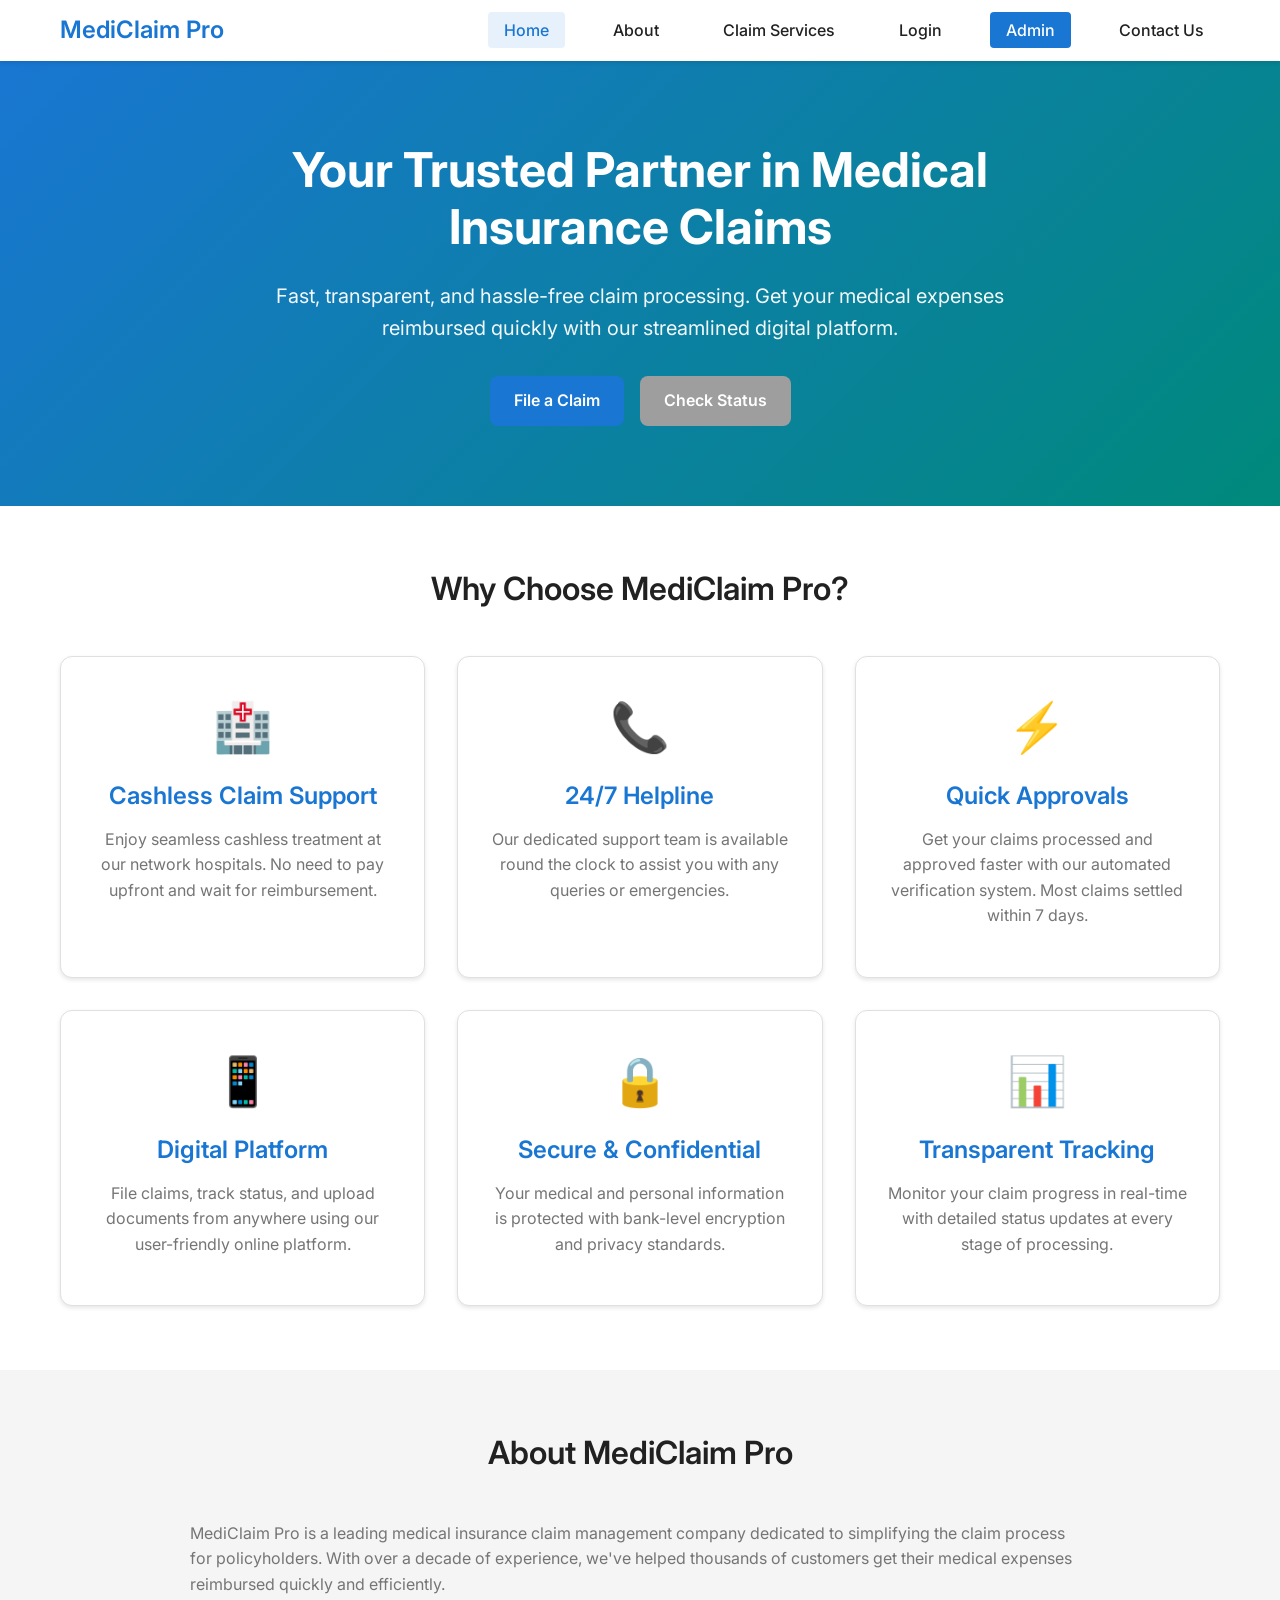
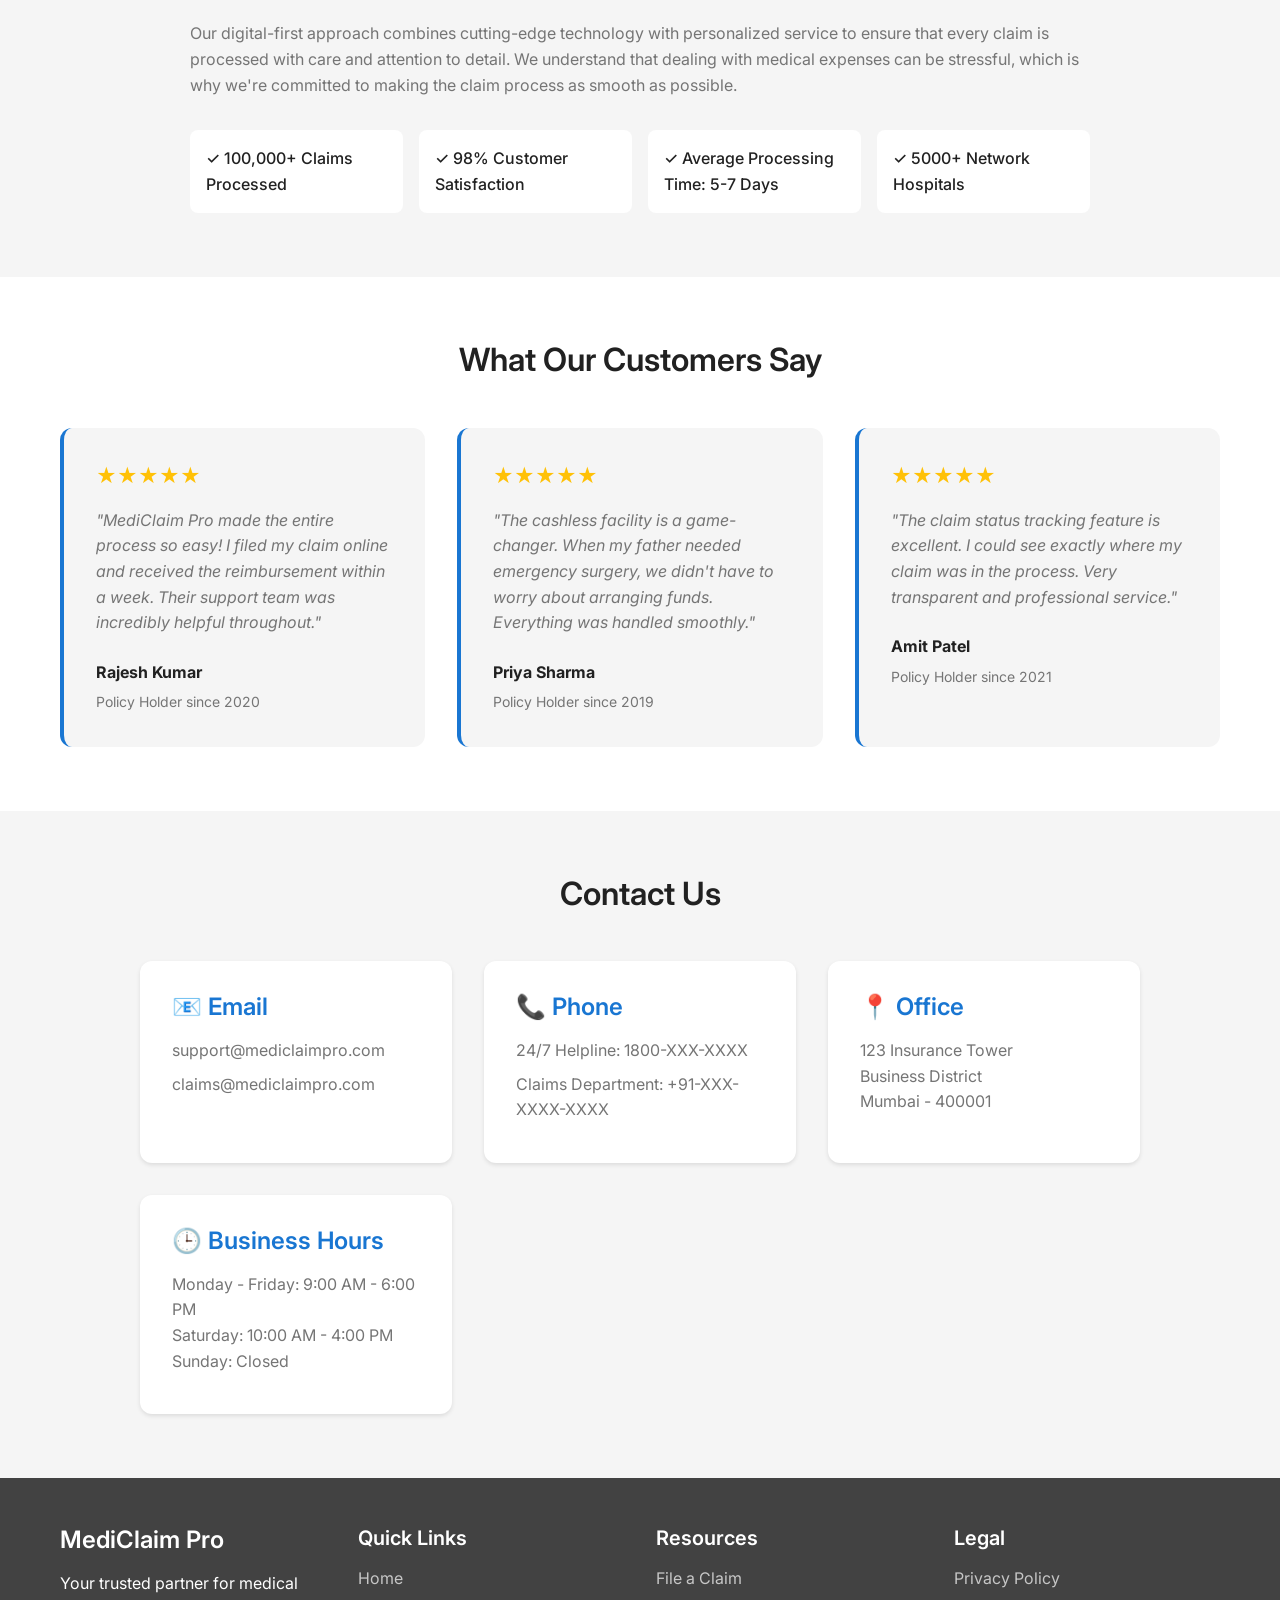
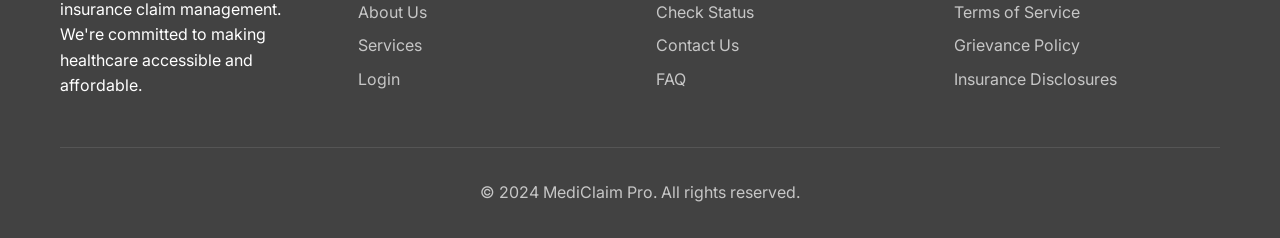
<file: frontend/index.html>
<!DOCTYPE html>
<html lang="en">
<head>
    <meta charset="UTF-8">
    <meta name="viewport" content="width=device-width, initial-scale=1.0">
    <title>MediClaim Pro - Medical Insurance Claim Management</title>
    <link rel="icon" type="image/x-icon" href="assets/images/favicon.ico">
    <link rel="stylesheet" href="css/style.css">
    <link rel="preconnect" href="https://fonts.googleapis.com">
    <link rel="preconnect" href="https://fonts.gstatic.com" crossorigin>
    <link href="https://fonts.googleapis.com/css2?family=Inter:wght@300;400;500;600;700&display=swap" rel="stylesheet">
</head>
<body>
    <!-- Navigation Bar -->
    <nav class="navbar">
        <div class="container">
            <div class="nav-wrapper">
                <div class="logo">
                    <h2>MediClaim Pro</h2>
                </div>
                <ul class="nav-menu" id="navMenu">
                    <li><a href="index.html" class="active">Home</a></li>
                    <li><a href="#about">About</a></li>
                    <li><a href="#services">Claim Services</a></li>
                    <li><a href="login.html">Login</a></li>
                    <li><a href="admin-login.html" class="nav-link-admin">Admin</a></li>
                    <li><a href="#contact">Contact Us</a></li>
                </ul>
                <div class="nav-toggle" id="navToggle">
                    <span></span>
                    <span></span>
                    <span></span>
                </div>
            </div>
        </div>
    </nav>

    <!-- Hero Section -->
    <section class="hero">
        <div class="container">
            <div class="hero-content">
                <h1 class="hero-title">Your Trusted Partner in Medical Insurance Claims</h1>
                <p class="hero-subtitle">Fast, transparent, and hassle-free claim processing. Get your medical expenses reimbursed quickly with our streamlined digital platform.</p>
                <div class="hero-buttons">
                    <a href="file-claim.html" class="btn btn-primary">File a Claim</a>
                    <a href="claim-status.html" class="btn btn-secondary">Check Status</a>
                </div>
            </div>
        </div>
    </section>

    <!-- Services Highlights -->
    <section id="services" class="services">
        <div class="container">
            <h2 class="section-title">Why Choose MediClaim Pro?</h2>
            <div class="services-grid">
                <div class="service-card">
                    <div class="service-icon">🏥</div>
                    <h3>Cashless Claim Support</h3>
                    <p>Enjoy seamless cashless treatment at our network hospitals. No need to pay upfront and wait for reimbursement.</p>
                </div>
                <div class="service-card">
                    <div class="service-icon">📞</div>
                    <h3>24/7 Helpline</h3>
                    <p>Our dedicated support team is available round the clock to assist you with any queries or emergencies.</p>
                </div>
                <div class="service-card">
                    <div class="service-icon">⚡</div>
                    <h3>Quick Approvals</h3>
                    <p>Get your claims processed and approved faster with our automated verification system. Most claims settled within 7 days.</p>
                </div>
                <div class="service-card">
                    <div class="service-icon">📱</div>
                    <h3>Digital Platform</h3>
                    <p>File claims, track status, and upload documents from anywhere using our user-friendly online platform.</p>
                </div>
                <div class="service-card">
                    <div class="service-icon">🔒</div>
                    <h3>Secure & Confidential</h3>
                    <p>Your medical and personal information is protected with bank-level encryption and privacy standards.</p>
                </div>
                <div class="service-card">
                    <div class="service-icon">📊</div>
                    <h3>Transparent Tracking</h3>
                    <p>Monitor your claim progress in real-time with detailed status updates at every stage of processing.</p>
                </div>
            </div>
        </div>
    </section>

    <!-- About Section -->
    <section id="about" class="about">
        <div class="container">
            <div class="about-content">
                <div class="about-text">
                    <h2 class="section-title">About MediClaim Pro</h2>
                    <p>MediClaim Pro is a leading medical insurance claim management company dedicated to simplifying the claim process for policyholders. With over a decade of experience, we've helped thousands of customers get their medical expenses reimbursed quickly and efficiently.</p>
                    <p>Our digital-first approach combines cutting-edge technology with personalized service to ensure that every claim is processed with care and attention to detail. We understand that dealing with medical expenses can be stressful, which is why we're committed to making the claim process as smooth as possible.</p>
                    <ul class="about-features">
                        <li>✓ 100,000+ Claims Processed</li>
                        <li>✓ 98% Customer Satisfaction</li>
                        <li>✓ Average Processing Time: 5-7 Days</li>
                        <li>✓ 5000+ Network Hospitals</li>
                    </ul>
                </div>
            </div>
        </div>
    </section>

    <!-- Testimonials Section -->
    <section class="testimonials">
        <div class="container">
            <h2 class="section-title">What Our Customers Say</h2>
            <div class="testimonials-grid">
                <div class="testimonial-card">
                    <div class="testimonial-rating">★★★★★</div>
                    <p class="testimonial-text">"MediClaim Pro made the entire process so easy! I filed my claim online and received the reimbursement within a week. Their support team was incredibly helpful throughout."</p>
                    <div class="testimonial-author">
                        <strong>Rajesh Kumar</strong>
                        <span>Policy Holder since 2020</span>
                    </div>
                </div>
                <div class="testimonial-card">
                    <div class="testimonial-rating">★★★★★</div>
                    <p class="testimonial-text">"The cashless facility is a game-changer. When my father needed emergency surgery, we didn't have to worry about arranging funds. Everything was handled smoothly."</p>
                    <div class="testimonial-author">
                        <strong>Priya Sharma</strong>
                        <span>Policy Holder since 2019</span>
                    </div>
                </div>
                <div class="testimonial-card">
                    <div class="testimonial-rating">★★★★★</div>
                    <p class="testimonial-text">"The claim status tracking feature is excellent. I could see exactly where my claim was in the process. Very transparent and professional service."</p>
                    <div class="testimonial-author">
                        <strong>Amit Patel</strong>
                        <span>Policy Holder since 2021</span>
                    </div>
                </div>
            </div>
        </div>
    </section>

    <!-- Contact Section -->
    <section id="contact" class="contact">
        <div class="container">
            <h2 class="section-title">Contact Us</h2>
            <div class="contact-content">
                <div class="contact-info">
                    <div class="contact-item">
                        <h3>📧 Email</h3>
                        <p>support@mediclaimpro.com</p>
                        <p>claims@mediclaimpro.com</p>
                    </div>
                    <div class="contact-item">
                        <h3>📞 Phone</h3>
                        <p>24/7 Helpline: 1800-XXX-XXXX</p>
                        <p>Claims Department: +91-XXX-XXXX-XXXX</p>
                    </div>
                    <div class="contact-item">
                        <h3>📍 Office</h3>
                        <p>123 Insurance Tower<br>Business District<br>Mumbai - 400001</p>
                    </div>
                    <div class="contact-item">
                        <h3>🕒 Business Hours</h3>
                        <p>Monday - Friday: 9:00 AM - 6:00 PM<br>Saturday: 10:00 AM - 4:00 PM<br>Sunday: Closed</p>
                    </div>
                </div>
            </div>
        </div>
    </section>

    <!-- Footer -->
    <footer class="footer">
        <div class="container">
            <div class="footer-content">
                <div class="footer-section">
                    <h3>MediClaim Pro</h3>
                    <p>Your trusted partner for medical insurance claim management. We're committed to making healthcare accessible and affordable.</p>
                </div>
                <div class="footer-section">
                    <h4>Quick Links</h4>
                    <ul>
                        <li><a href="index.html">Home</a></li>
                        <li><a href="#about">About Us</a></li>
                        <li><a href="#services">Services</a></li>
                        <li><a href="login.html">Login</a></li>
                    </ul>
                </div>
                <div class="footer-section">
                    <h4>Resources</h4>
                    <ul>
                        <li><a href="file-claim.html">File a Claim</a></li>
                        <li><a href="claim-status.html">Check Status</a></li>
                        <li><a href="#contact">Contact Us</a></li>
                        <li><a href="#">FAQ</a></li>
                    </ul>
                </div>
                <div class="footer-section">
                    <h4>Legal</h4>
                    <ul>
                        <li><a href="#">Privacy Policy</a></li>
                        <li><a href="#">Terms of Service</a></li>
                        <li><a href="#">Grievance Policy</a></li>
                        <li><a href="#">Insurance Disclosures</a></li>
                    </ul>
                </div>
            </div>
            <div class="footer-bottom">
                <p>&copy; 2024 MediClaim Pro. All rights reserved.</p>
            </div>
        </div>
    </footer>

    <script src="js/main.js"></script>
</body>
</html>
</file>
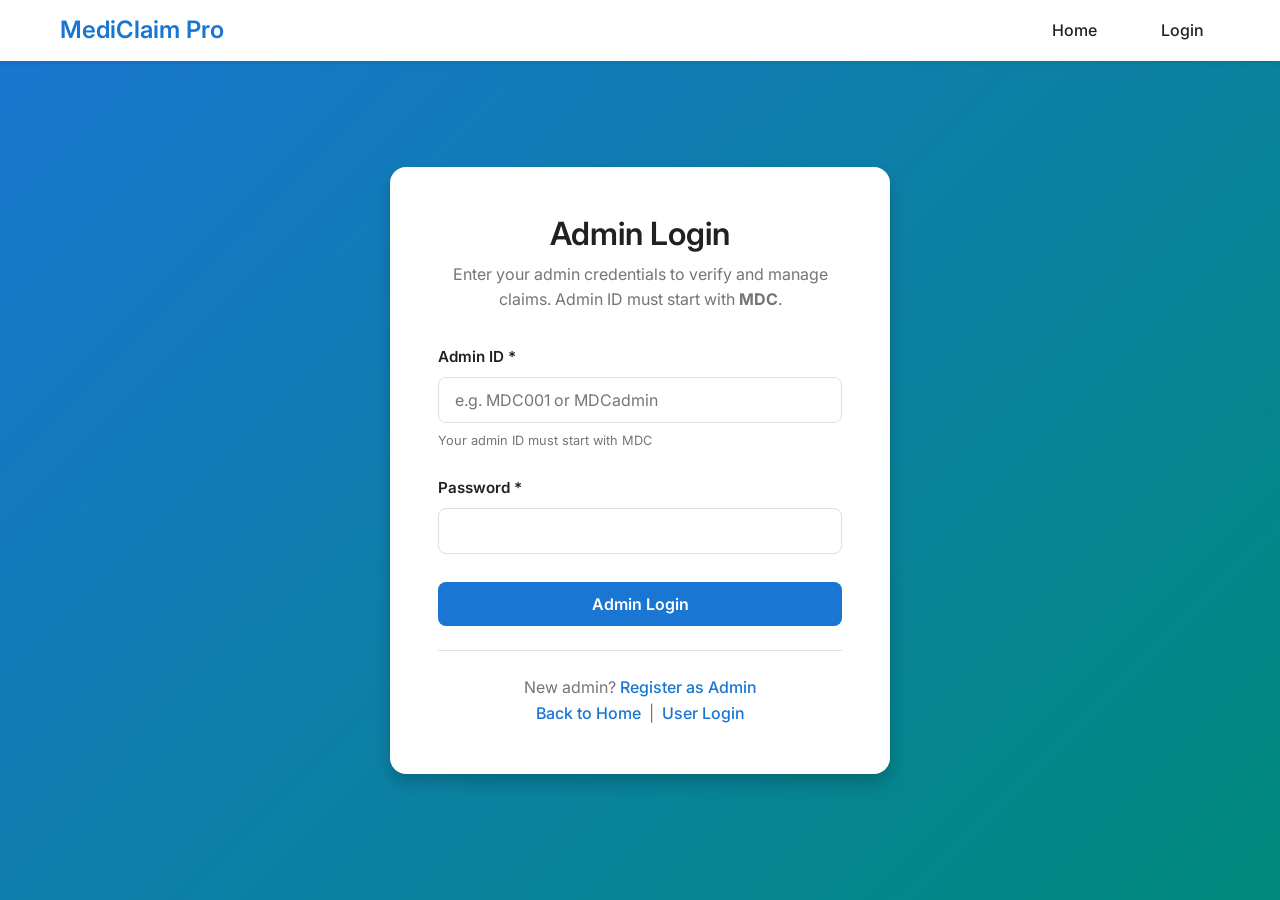
<file: frontend/admin-login.html>
<!DOCTYPE html>
<html lang="en">
<head>
    <meta charset="UTF-8">
    <meta name="viewport" content="width=device-width, initial-scale=1.0">
    <title>Admin Login - MediClaim Pro</title>
    <link rel="stylesheet" href="css/style.css">
    <link rel="preconnect" href="https://fonts.googleapis.com">
    <link rel="preconnect" href="https://fonts.gstatic.com" crossorigin>
    <link href="https://fonts.googleapis.com/css2?family=Inter:wght@300;400;500;600;700&display=swap" rel="stylesheet">
</head>
<body class="auth-page">
    <script>
        if (localStorage.getItem('isAdminLoggedIn')) {
            window.location.replace('admin-dashboard.html');
        }
    </script>
    <nav class="navbar">
        <div class="container">
            <div class="nav-wrapper">
                <div class="logo">
                    <h2><a href="index.html">MediClaim Pro</a></h2>
                </div>
                <ul class="nav-menu">
                    <li><a href="index.html">Home</a></li>
                    <li><a href="login.html">Login</a></li>
                </ul>
            </div>
        </div>
    </nav>

    <div class="auth-container">
        <div class="auth-card">
            <div class="auth-header">
                <h2>Admin Login</h2>
                <p>Enter your admin credentials to verify and manage claims. Admin ID must start with <strong>MDC</strong>.</p>
            </div>

            <form id="adminLoginForm" class="auth-form">
                <div class="form-group">
                    <label for="adminId">Admin ID *</label>
                    <input type="text" id="adminId" name="adminId" placeholder="e.g. MDC001 or MDCadmin" required autocomplete="username">
                    <span class="error-message" id="adminIdError"></span>
                    <small class="form-hint">Your admin ID must start with MDC</small>
                </div>
                <div class="form-group">
                    <label for="adminPassword">Password *</label>
                    <input type="password" id="adminPassword" name="adminPassword" required autocomplete="current-password">
                    <span class="error-message" id="adminPasswordError"></span>
                </div>

                <button type="submit" class="btn btn-primary btn-full">Admin Login</button>
            </form>

            <div class="auth-footer">
                <p>New admin? <a href="admin-register.html" id="adminRegisterLink">Register as Admin</a></p>
                <p><a href="index.html">Back to Home</a> &nbsp;|&nbsp; <a href="login.html">User Login</a></p>
            </div>
        </div>
    </div>

    <script src="js/api.js"></script>
    <script src="js/admin-auth.js"></script>
</body>
</html>
</file>
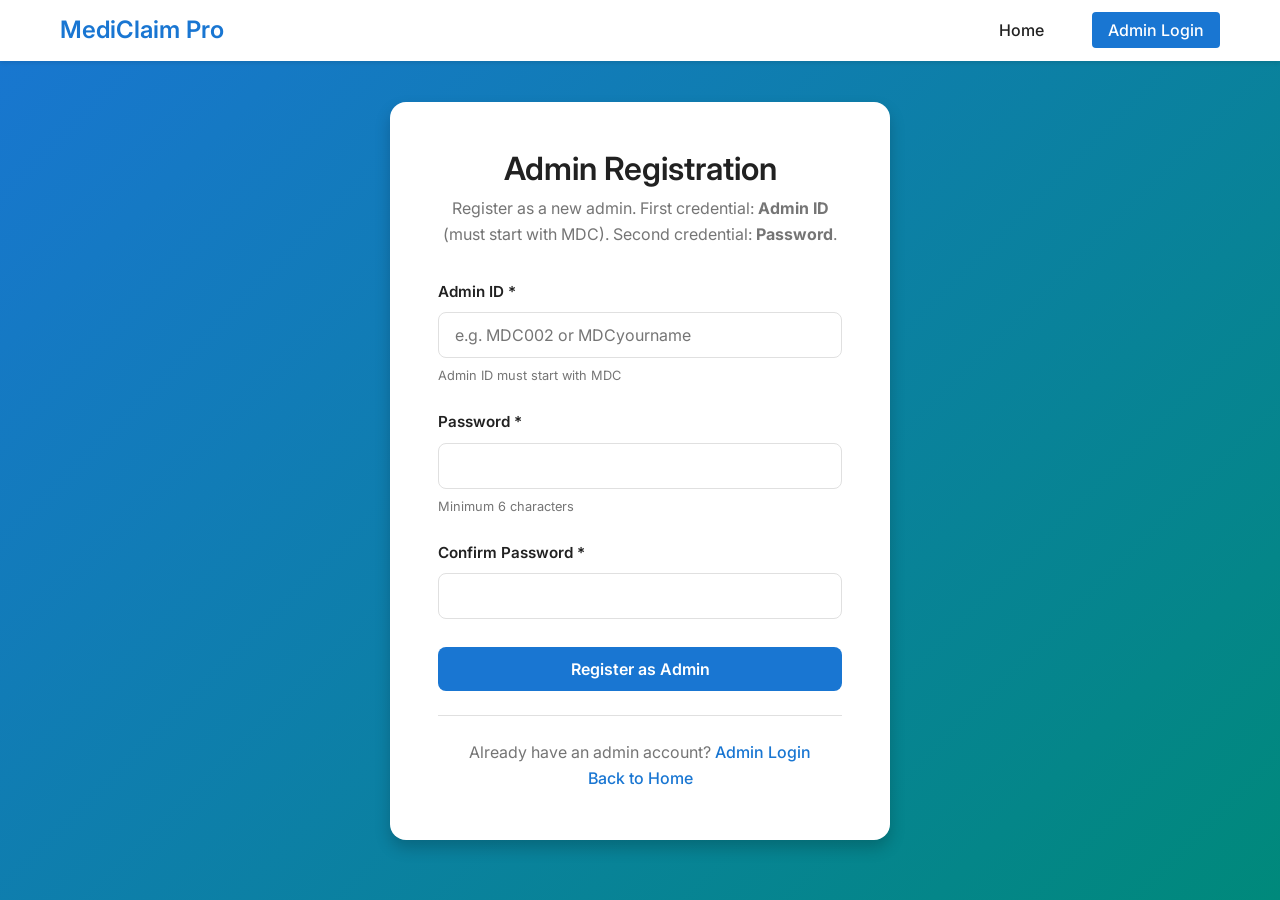
<file: frontend/admin-register.html>
<!DOCTYPE html>
<html lang="en">
<head>
    <meta charset="UTF-8">
    <meta name="viewport" content="width=device-width, initial-scale=1.0">
    <title>Admin Registration - MediClaim Pro</title>
    <link rel="stylesheet" href="css/style.css">
    <link rel="preconnect" href="https://fonts.googleapis.com">
    <link rel="preconnect" href="https://fonts.gstatic.com" crossorigin>
    <link href="https://fonts.googleapis.com/css2?family=Inter:wght@300;400;500;600;700&display=swap" rel="stylesheet">
</head>
<body class="auth-page">
    <nav class="navbar">
        <div class="container">
            <div class="nav-wrapper">
                <div class="logo">
                    <h2><a href="index.html">MediClaim Pro</a></h2>
                </div>
                <ul class="nav-menu">
                    <li><a href="index.html">Home</a></li>
                    <li><a href="admin-login.html" class="nav-link-admin">Admin Login</a></li>
                </ul>
            </div>
        </div>
    </nav>

    <div class="auth-container">
        <div class="auth-card">
            <div class="auth-header">
                <h2>Admin Registration</h2>
                <p>Register as a new admin. First credential: <strong>Admin ID</strong> (must start with MDC). Second credential: <strong>Password</strong>.</p>
            </div>

            <form id="adminRegisterForm" class="auth-form">
                <div class="form-group">
                    <label for="regAdminId">Admin ID *</label>
                    <input type="text" id="regAdminId" name="adminId" placeholder="e.g. MDC002 or MDCyourname" required autocomplete="username">
                    <span class="error-message" id="regAdminIdError"></span>
                    <small class="form-hint">Admin ID must start with MDC</small>
                </div>
                <div class="form-group">
                    <label for="regAdminPassword">Password *</label>
                    <input type="password" id="regAdminPassword" name="adminPassword" required autocomplete="new-password" minlength="6">
                    <span class="error-message" id="regAdminPasswordError"></span>
                    <small class="form-hint">Minimum 6 characters</small>
                </div>
                <div class="form-group">
                    <label for="regAdminConfirmPassword">Confirm Password *</label>
                    <input type="password" id="regAdminConfirmPassword" name="confirmPassword" required autocomplete="new-password">
                    <span class="error-message" id="regAdminConfirmPasswordError"></span>
                </div>

                <button type="submit" class="btn btn-primary btn-full">Register as Admin</button>
            </form>

            <div class="auth-footer">
                <p>Already have an admin account? <a href="admin-login.html">Admin Login</a></p>
                <p><a href="index.html">Back to Home</a></p>
            </div>
        </div>
    </div>

    <script src="js/api.js"></script>
    <script src="js/admin-auth.js"></script>
</body>
</html>
</file>
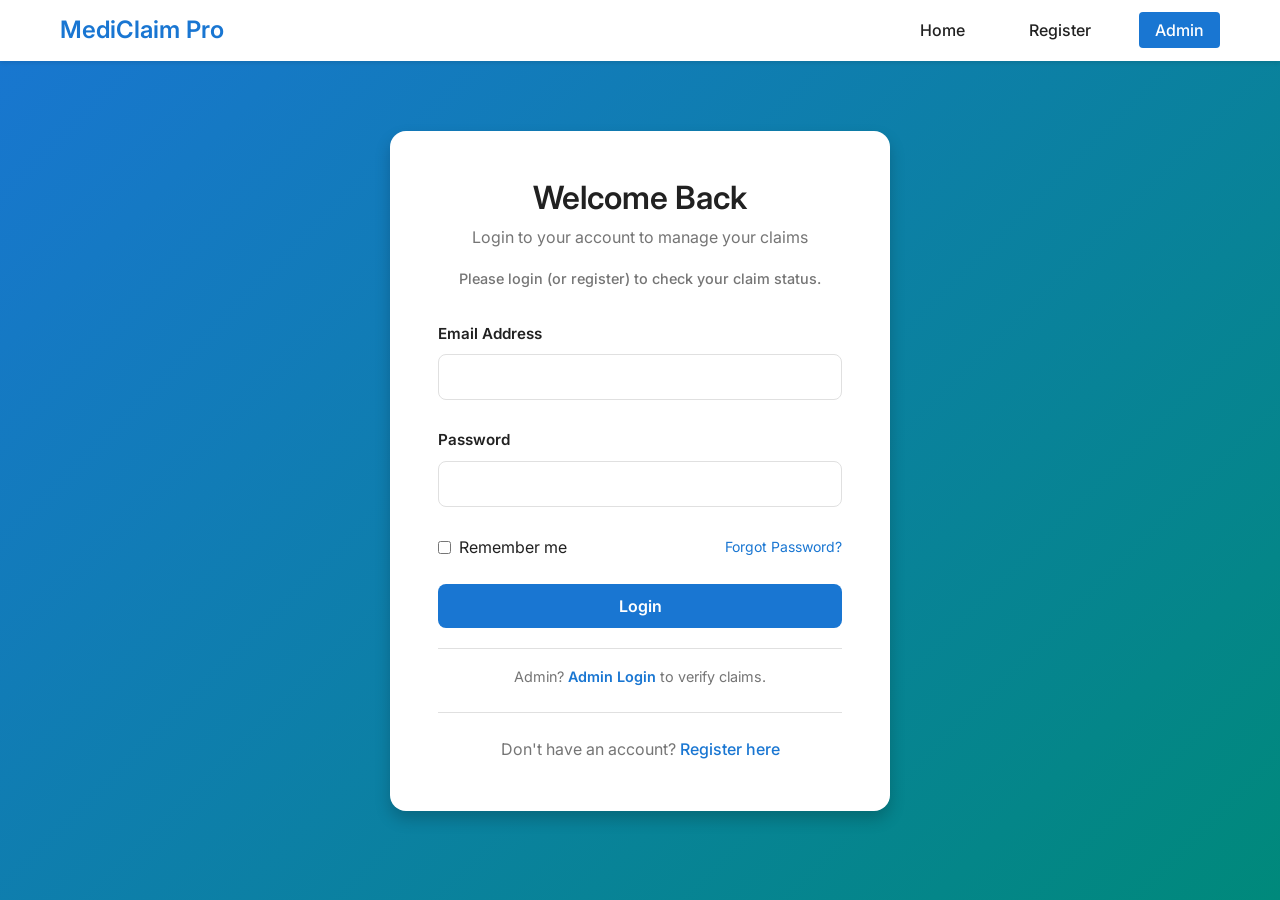
<file: frontend/claim-status.html>
<!DOCTYPE html>
<html lang="en">
<head>
    <meta charset="UTF-8">
    <meta name="viewport" content="width=device-width, initial-scale=1.0">
    <title>Claim Status - MediClaim Pro</title>
    <link rel="stylesheet" href="css/style.css">
    <link rel="preconnect" href="https://fonts.googleapis.com">
    <link rel="preconnect" href="https://fonts.gstatic.com" crossorigin>
    <link href="https://fonts.googleapis.com/css2?family=Inter:wght@300;400;500;600;700&display=swap" rel="stylesheet">
</head>
<body class="dashboard-page">
    <script>
        if (!localStorage.getItem('isLoggedIn')) {
            window.location.replace('login.html?next=' + encodeURIComponent('claim-status.html'));
        }
    </script>
    <!-- Sidebar Navigation -->
    <aside class="sidebar" id="sidebar">
        <div class="sidebar-header">
            <h2>MediClaim Pro</h2>
        </div>
        <nav class="sidebar-nav">
            <a href="dashboard.html" class="nav-item">
                <span class="nav-icon">📊</span>
                <span>Dashboard</span>
            </a>
            <a href="file-claim.html" class="nav-item">
                <span class="nav-icon">➕</span>
                <span>File New Claim</span>
            </a>
            <a href="claim-status.html" class="nav-item active">
                <span class="nav-icon">📋</span>
                <span>Claim Status</span>
            </a>
            <a href="upload-documents.html" class="nav-item" id="uploadDocsBtn">
                <span class="nav-icon">📤</span>
                <span>Upload Documents</span>
            </a>
            <a href="profile-settings.html" class="nav-item">
                <span class="nav-icon">👤</span>
                <span>Profile Settings</span>
            </a>
            <a href="contact-support.html" class="nav-item">
                <span class="nav-icon">💬</span>
                <span>Contact Support</span>
            </a>
            <a href="#" class="nav-item logout">
                <span class="nav-icon">🚪</span>
                <span>Logout</span>
            </a>
        </nav>
    </aside>

    <!-- Main Content -->
    <main class="main-content">
        <header class="topbar">
            <button class="sidebar-toggle" id="sidebarToggle">
                <span></span>
                <span></span>
                <span></span>
            </button>
            <div class="topbar-right">
                <div class="user-profile">
                    <span id="topbarUserName">User</span>
                    <div class="user-avatar" id="topbarUserAvatar">U</div>
                </div>
            </div>
        </header>

        <div class="dashboard-container">
            <div class="page-header">
                <h1>Claim Status</h1>
                <p>Track the status of all your submitted claims</p>
            </div>

            <!-- Claim Search/Filter -->
            <div class="dashboard-card">
                <div class="filter-section">
                    <input type="text" id="claimSearch" placeholder="Search by Claim ID..." class="search-input">
                    <select id="statusFilter" class="filter-select">
                        <option value="">All Status</option>
                        <option value="submitted">Submitted</option>
                        <option value="review">Under Review</option>
                        <option value="approved">Approved</option>
                        <option value="rejected">Rejected</option>
                        <option value="settled">Settled</option>
                    </select>
                </div>
            </div>

            <!-- Claims List -->
            <div id="claimsList" class="claims-status-list">
                <p class="claims-loading" id="claimsLoading">Loading your claims...</p>

            </div>
        </div>
    </main>

    <script src="js/api.js"></script>
    <script src="js/main.js"></script>
    <script src="js/claim-status.js"></script>
    <script>
        // Filter functionality (works with dynamically loaded claim cards)
        document.getElementById('claimSearch')?.addEventListener('input', filterClaims);
        document.getElementById('statusFilter')?.addEventListener('change', filterClaims);

        function filterClaims() {
            var searchEl = document.getElementById('claimSearch');
            var filterEl = document.getElementById('statusFilter');
            if (!searchEl || !filterEl) return;
            var searchTerm = searchEl.value.toLowerCase();
            var statusFilter = filterEl.value;
            var claims = document.querySelectorAll('.claim-status-card');

            claims.forEach(function(claim) {
                var claimId = (claim.dataset.claimId || '').toLowerCase();
                var status = claim.dataset.status || '';
                var matchesStatus = !statusFilter || status === statusFilter || (statusFilter === 'review' && status === 'pending') || (statusFilter === 'submitted' && status === 'pending');
                var matchesSearch = claimId.indexOf(searchTerm) !== -1;
                claim.style.display = (matchesSearch && matchesStatus) ? 'block' : 'none';
            });
        }
    </script>
</body>
</html>
</file>
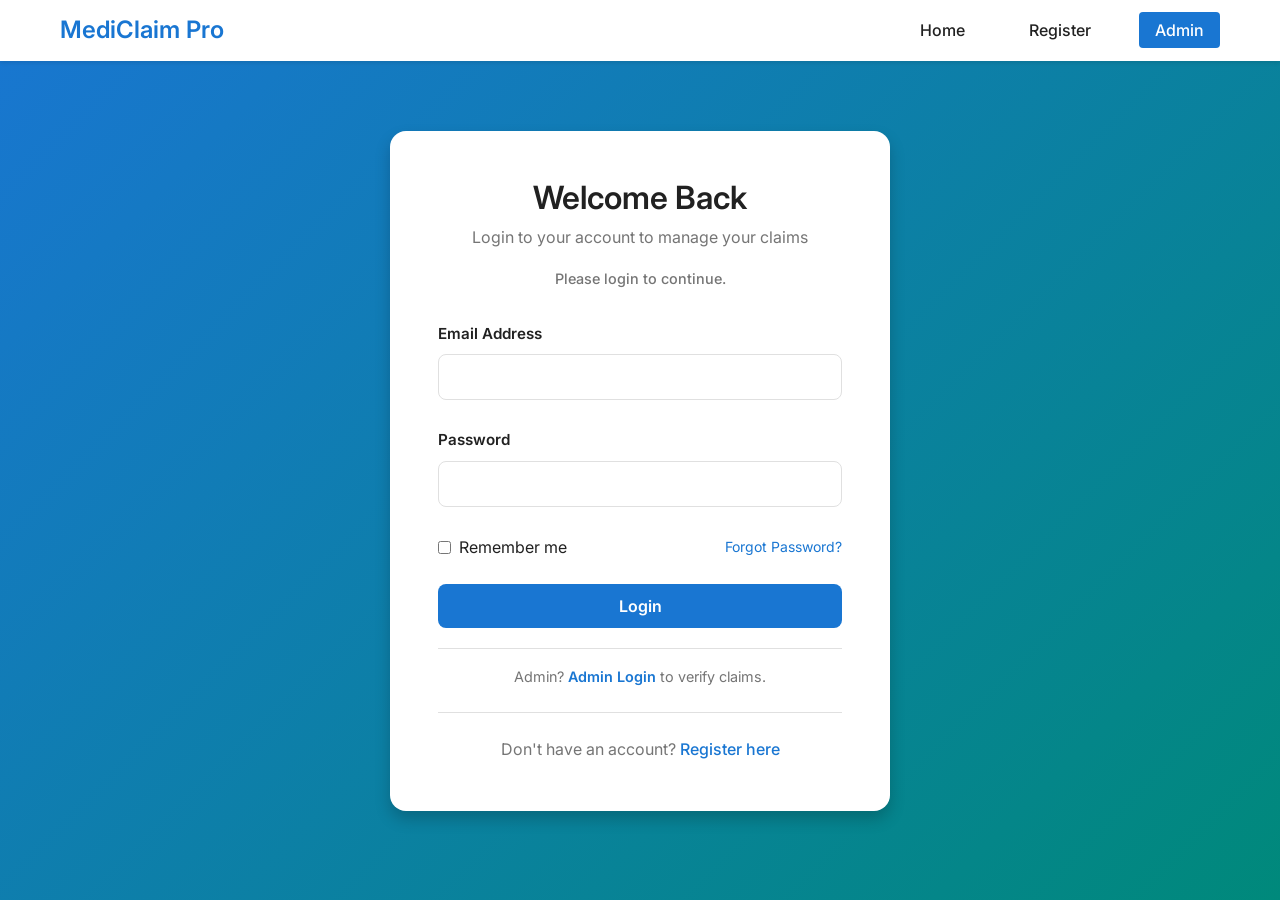
<file: frontend/contact-support.html>
<!DOCTYPE html>
<html lang="en">
<head>
    <meta charset="UTF-8">
    <meta name="viewport" content="width=device-width, initial-scale=1.0">
    <title>Contact Support - MediClaim Pro</title>
    <link rel="stylesheet" href="css/style.css">
    <link rel="preconnect" href="https://fonts.googleapis.com">
    <link rel="preconnect" href="https://fonts.gstatic.com" crossorigin>
    <link href="https://fonts.googleapis.com/css2?family=Inter:wght@300;400;500;600;700&display=swap" rel="stylesheet">
</head>
<body class="dashboard-page">
    <script>
        if (!localStorage.getItem('isLoggedIn')) {
            window.location.replace('login.html?next=' + encodeURIComponent('contact-support.html'));
        }
    </script>
    <!-- Sidebar Navigation -->
    <aside class="sidebar" id="sidebar">
        <div class="sidebar-header">
            <h2>MediClaim Pro</h2>
        </div>
        <nav class="sidebar-nav">
            <a href="dashboard.html" class="nav-item">
                <span class="nav-icon">📊</span>
                <span>Dashboard</span>
            </a>
            <a href="file-claim.html" class="nav-item">
                <span class="nav-icon">➕</span>
                <span>File New Claim</span>
            </a>
            <a href="claim-status.html" class="nav-item">
                <span class="nav-icon">📋</span>
                <span>Claim Status</span>
            </a>
            <a href="upload-documents.html" class="nav-item">
                <span class="nav-icon">📤</span>
                <span>Upload Documents</span>
            </a>
            <a href="profile-settings.html" class="nav-item">
                <span class="nav-icon">👤</span>
                <span>Profile Settings</span>
            </a>
            <a href="contact-support.html" class="nav-item active">
                <span class="nav-icon">💬</span>
                <span>Contact Support</span>
            </a>
            <a href="#" class="nav-item logout" id="logoutBtn">
                <span class="nav-icon">🚪</span>
                <span>Logout</span>
            </a>
        </nav>
    </aside>

    <!-- Main Content -->
    <main class="main-content">
        <header class="topbar">
            <button class="sidebar-toggle" id="sidebarToggle">
                <span></span>
                <span></span>
                <span></span>
            </button>
            <div class="topbar-right">
                <div class="user-profile">
                    <span id="topbarUserName">User</span>
                    <div class="user-avatar" id="topbarUserAvatar">U</div>
                </div>
            </div>
        </header>

        <div class="dashboard-container">
            <div class="page-header">
                <h1>Contact Support</h1>
                <p>Submit your questions or issues and get support from our team</p>
            </div>

            <!-- Contact Support Form Card -->
            <div class="dashboard-card">
                <h2>Submit Your Support Request</h2>

                <form id="contactSupportForm" class="profile-form">
                    <div class="form-group">
                        <label for="supportSubject">Subject *</label>
                        <input type="text" id="supportSubject" name="subject" placeholder="e.g., Claim Issue, Payment Problem" required>
                    </div>

                    <div class="form-group">
                        <label for="supportCategory">Category *</label>
                        <select id="supportCategory" name="category" required>
                            <option value="">Select a category</option>
                            <option value="claim">Claim Issues</option>
                            <option value="payment">Payment Problems</option>
                            <option value="document">Document Upload</option>
                            <option value="profile">Profile & Account</option>
                            <option value="technical">Technical Issues</option>
                            <option value="general">General Inquiry</option>
                            <option value="other">Other</option>
                        </select>
                    </div>

                    <div class="form-group">
                        <label for="supportPriority">Priority</label>
                        <select id="supportPriority" name="priority">
                            <option value="low">Low</option>
                            <option value="medium" selected>Medium</option>
                            <option value="high">High</option>
                            <option value="urgent">Urgent</option>
                        </select>
                    </div>

                    <div class="form-group" style="grid-column: 1 / -1;">
                        <label for="supportMessage">Message *</label>
                        <textarea id="supportMessage" name="message" rows="6" placeholder="Please describe your issue in detail..." required></textarea>
                    </div>

                    <div class="form-group" style="grid-column: 1 / -1;">
                        <label for="supportAttachment">Attachment (Optional)</label>
                        <input type="file" id="supportAttachment" name="attachment" accept=".pdf,.jpg,.jpeg,.png,.doc,.docx">
                        <small>Max file size: 5MB. Allowed: PDF, JPG, PNG, DOC, DOCX</small>
                    </div>

                    <div class="form-actions">
                        <button type="submit" class="btn btn-primary">📧 Send Support Request</button>
                        <button type="button" id="clearSupportBtn" class="btn btn-secondary">✕ Clear</button>
                    </div>
                </form>
            </div>

            <!-- Support Info Card -->
            <div class="dashboard-card">
                <h2>My Support Requests</h2>
                <div class="table-responsive">
                    <table class="admin-table">
                        <thead>
                            <tr>
                                <th>Subject</th>
                                <th>Status</th>
                                <th>Submitted</th>
                                <th>Admin Reply</th>
                                <th>Replied By</th>
                            </tr>
                        </thead>
                        <tbody id="supportTicketsTbody">
                            <tr><td colspan="5" class="admin-loading">Loading support requests...</td></tr>
                        </tbody>
                    </table>
                </div>
            </div>

            <!-- Support Info Card -->
            <div class="dashboard-card">
                <h2>Need Quick Help?</h2>
                <div class="support-info">
                    <div class="support-options">
                        <div class="support-option">
                            <div class="support-icon">📞</div>
                            <h4>Call Us</h4>
                            <p>+1 (800) 123-4567</p>
                            <small>Mon - Fri, 9 AM - 6 PM EST</small>
                        </div>
                        <div class="support-option">
                            <div class="support-icon">📧</div>
                            <h4>Email Support</h4>
                            <p>support@mediclaim.com</p>
                            <small>Response within 24 hours</small>
                        </div>
                        <div class="support-option">
                            <div class="support-icon">💬</div>
                            <h4>Live Chat</h4>
                            <p>Available Online</p>
                            <small>Mon - Sun, 10 AM - 8 PM EST</small>
                        </div>
                    </div>
                </div>
            </div>
        </div>
    </main>

    <!-- Loading Spinner -->
    <div id="loadingSpinner" class="loading-spinner" style="display: none;">
        <div class="spinner-content">
            <div class="spinner"></div>
            <p>Processing...</p>
        </div>
    </div>

    <script src="js/main.js"></script>
    <script src="js/api.js"></script>
    <script src="js/contact-support.js"></script>
</body>
</html>
</body>
</html>
</file>
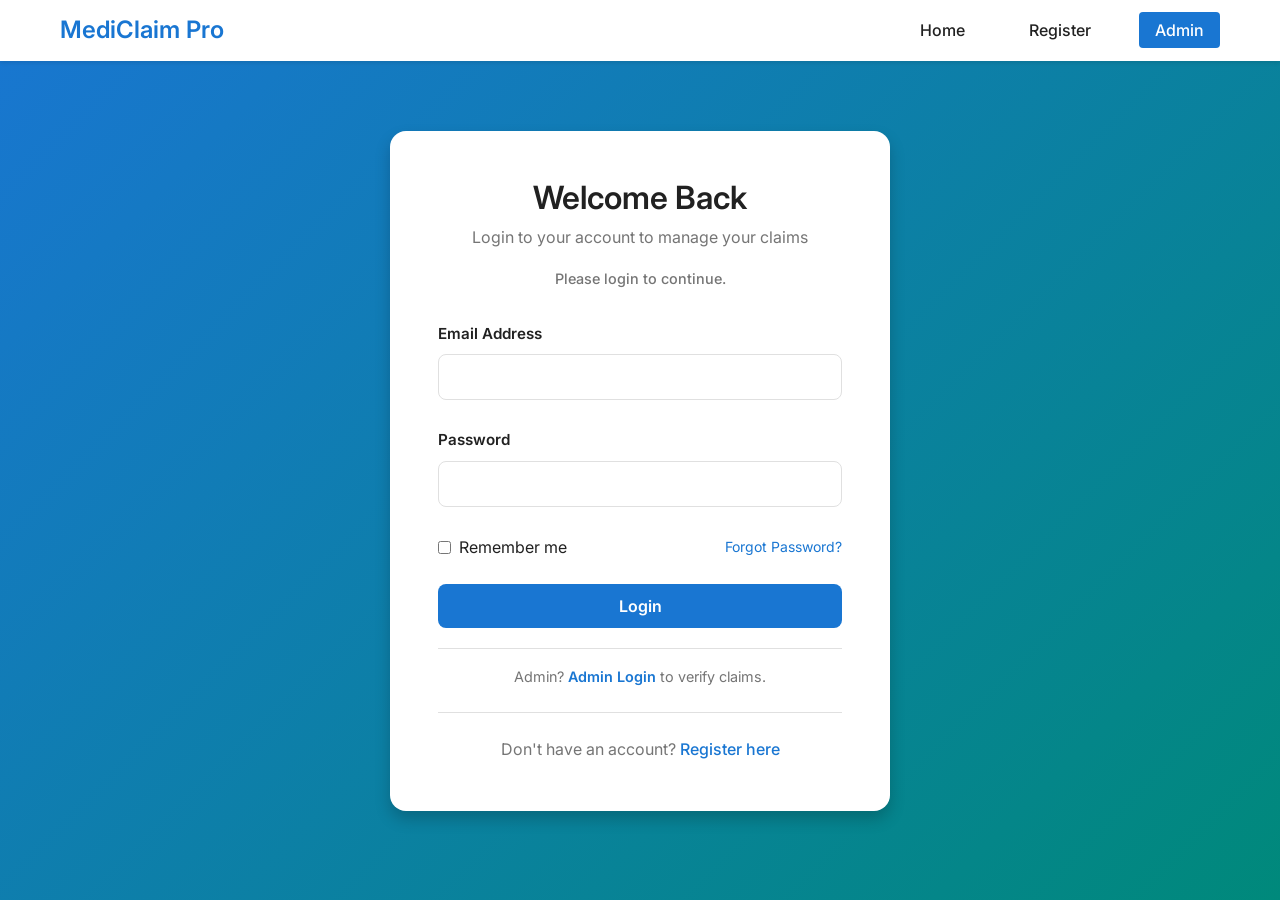
<file: frontend/dashboard.html>
<!DOCTYPE html>
<html lang="en">
<head>
    <meta charset="UTF-8">
    <meta name="viewport" content="width=device-width, initial-scale=1.0">
    <title>Dashboard - MediClaim Pro</title>
    <link rel="stylesheet" href="css/style.css">
    <link rel="preconnect" href="https://fonts.googleapis.com">
    <link rel="preconnect" href="https://fonts.gstatic.com" crossorigin>
    <link href="https://fonts.googleapis.com/css2?family=Inter:wght@300;400;500;600;700&display=swap" rel="stylesheet">
</head>
<body class="dashboard-page">
    <!-- Sidebar Navigation -->
    <aside class="sidebar" id="sidebar">
        <div class="sidebar-header">
            <h2>MediClaim Pro</h2>
        </div>
        <nav class="sidebar-nav">
            <a href="dashboard.html" class="nav-item active">
                <span class="nav-icon">📊</span>
                <span>Dashboard</span>
            </a>
            <a href="file-claim.html" class="nav-item">
                <span class="nav-icon">➕</span>
                <span>File New Claim</span>
            </a>
            <a href="claim-status.html" class="nav-item">
                <span class="nav-icon">📋</span>
                <span>Claim Status</span>
            </a>
            <a href="upload-documents.html" class="nav-item" id="uploadDocsBtn">
                <span class="nav-icon">📤</span>
                <span>Upload Documents</span>
            </a>
            <a href="#" class="nav-item" id="profileBtn">
                <span class="nav-icon">👤</span>
                <span>Profile Settings</span>
            </a>
            <a href="contact-support.html" class="nav-item">
                <span class="nav-icon">💬</span>
                <span>Contact Support</span>
            </a>
            <a href="#" class="nav-item logout" id="logoutBtn">
                <span class="nav-icon">🚪</span>
                <span>Logout</span>
            </a>
        </nav>
    </aside>

    <!-- Main Content -->
    <main class="main-content">
        <!-- Top Bar -->
        <header class="topbar">
            <button class="sidebar-toggle" id="sidebarToggle">
                <span></span>
                <span></span>
                <span></span>
            </button>
            <div class="topbar-right">
                <div class="user-profile">
                    <span id="userName">John Doe</span>
                    <div class="user-avatar">JD</div>
                </div>
            </div>
        </header>

        <!-- Dashboard Content -->
        <div class="dashboard-container">
            <div class="page-header">
                <h1>Dashboard</h1>
                <p>Welcome back! Here's an overview of your policy and claims.</p>
            </div>

            <!-- Policy Overview Card (values set dynamically; NA if not provided) -->
            <div class="dashboard-card policy-card">
                <h2>Policy Details</h2>
                <div class="policy-info-grid">
                    <div class="info-item">
                        <label>Policy Number</label>
                        <p id="policyNumber">NA</p>
                    </div>
                    <div class="info-item">
                        <label>Policy Type</label>
                        <p id="policyType">NA</p>
                    </div>
                    <div class="info-item">
                        <label>Sum Insured</label>
                        <p id="sumInsured">NA</p>
                    </div>
                    <div class="info-item">
                        <label>Validity</label>
                        <p id="validity">NA</p>
                    </div>
                    <div class="info-item">
                        <label>Premium Amount</label>
                        <p id="premium">NA</p>
                    </div>
                    <div class="info-item">
                        <label>Status</label>
                        <span class="status-badge status-pending" id="policyStatus">NA</span>
                    </div>
                </div>
            </div>

            <!-- Claim Summary Cards -->
            <div class="summary-cards">
                <div class="summary-card">
                    <div class="summary-icon" style="background: #e3f2fd;">
                        <span>📝</span>
                    </div>
                    <div class="summary-content">
                        <h3>Active Claims</h3>
                        <p class="summary-number" id="activeClaims">3</p>
                        <a href="claim-status.html" class="summary-link">View all →</a>
                    </div>
                </div>

                <div class="summary-card">
                    <div class="summary-icon" style="background: #e8f5e9;">
                        <span>✅</span>
                    </div>
                    <div class="summary-content">
                        <h3>Completed Claims</h3>
                        <p class="summary-number" id="completedClaims">12</p>
                        <a href="claim-status.html" class="summary-link">View all →</a>
                    </div>
                </div>

                <div class="summary-card">
                    <div class="summary-icon" style="background: #fff3e0;">
                        <span>📄</span>
                    </div>
                    <div class="summary-content">
                        <h3>Pending Documents</h3>
                        <p class="summary-number" id="pendingDocs">2</p>
                        <a href="#" class="summary-link" id="uploadDocsLink">Upload now →</a>
                    </div>
                </div>

                <div class="summary-card">
                    <div class="summary-icon" style="background: #f3e5f5;">
                        <span>💰</span>
                    </div>
                    <div class="summary-content">
                        <h3>Total Claimed</h3>
                        <p class="summary-number" id="totalClaimed">₹ 2,45,000</p>
                        <span class="summary-link">This year</span>
                    </div>
                </div>
            </div>

            <!-- Recent Claims Table -->
            <div class="dashboard-card">
                <div class="card-header">
                    <h2>Recent Claims</h2>
                    <a href="claim-status.html" class="btn btn-text">View All</a>
                </div>
                <div class="table-responsive">
                    <table class="claims-table">
                        <thead>
                            <tr>
                                <th>Claim ID</th>
                                <th>Date</th>
                                <th>Hospital</th>
                                <th>Amount</th>
                                <th>Status</th>
                                <th>Action</th>
                            </tr>
                        </thead>
                        <tbody id="recentClaimsTable">
                            <tr>
                                <td>CLM-2024-001</td>
                                <td>Mar 15, 2024</td>
                                <td>Apollo Hospital</td>
                                <td>₹ 45,000</td>
                                <td><span class="status-badge status-pending">Under Review</span></td>
                                <td><a href="claim-status.html" class="btn-link">View</a></td>
                            </tr>
                            <tr>
                                <td>CLM-2024-002</td>
                                <td>Mar 10, 2024</td>
                                <td>Fortis Healthcare</td>
                                <td>₹ 78,500</td>
                                <td><span class="status-badge status-approved">Approved</span></td>
                                <td><a href="claim-status.html" class="btn-link">View</a></td>
                            </tr>
                            <tr>
                                <td>CLM-2024-003</td>
                                <td>Mar 5, 2024</td>
                                <td>Max Hospital</td>
                                <td>₹ 32,000</td>
                                <td><span class="status-badge status-processing">Processing</span></td>
                                <td><a href="claim-status.html" class="btn-link">View</a></td>
                            </tr>
                        </tbody>
                    </table>
                </div>
            </div>
        </div>
    </main>

    <script src="js/api.js"></script>
    <script src="js/main.js"></script>
    <script src="js/dashboard.js"></script>
</body>
</html>
</file>
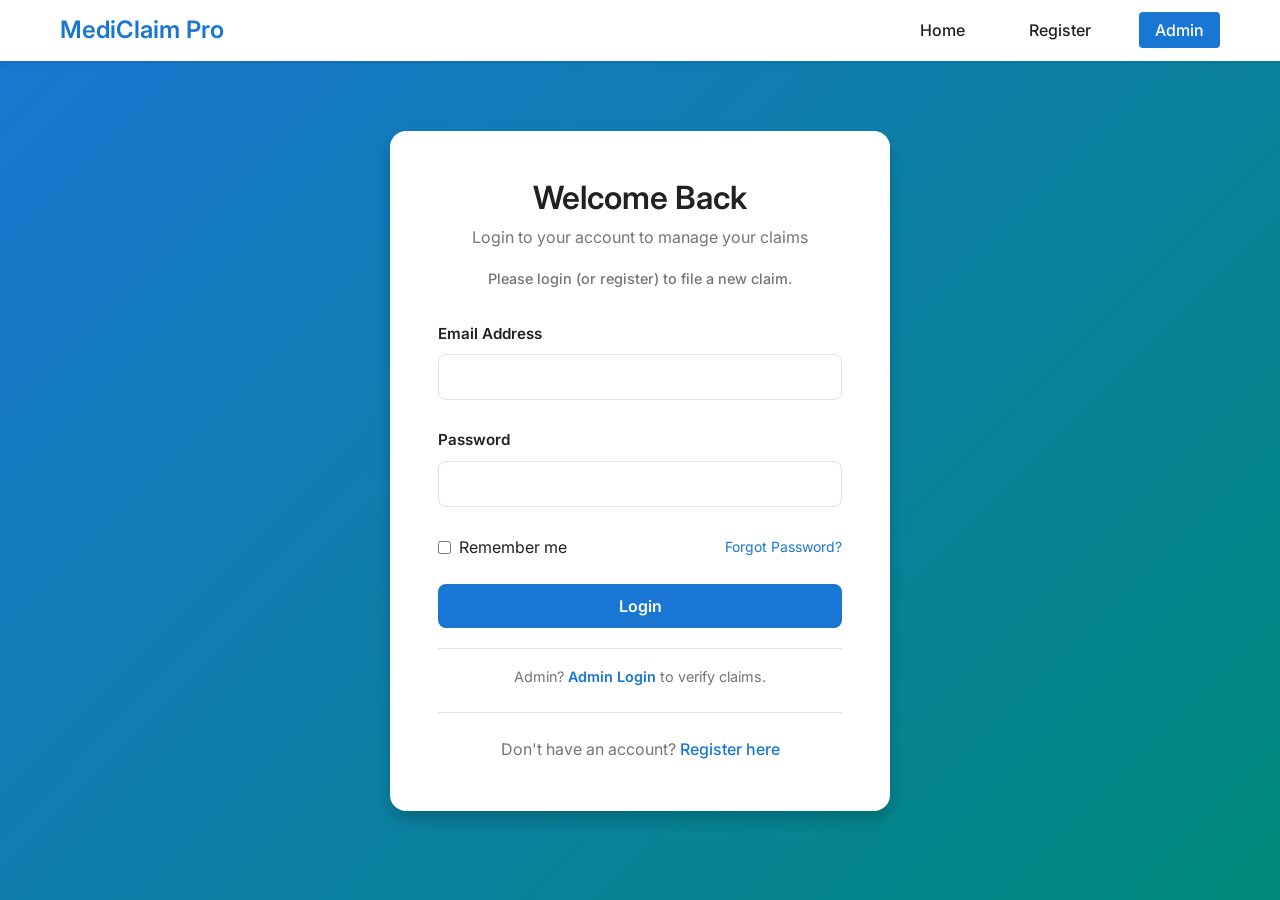
<file: frontend/file-claim.html>
<!DOCTYPE html>
<html lang="en">
<head>
    <meta charset="UTF-8">
    <meta name="viewport" content="width=device-width, initial-scale=1.0">
    <title>File a Claim - MediClaim Pro</title>
    <link rel="stylesheet" href="css/style.css">
    <link rel="preconnect" href="https://fonts.googleapis.com">
    <link rel="preconnect" href="https://fonts.gstatic.com" crossorigin>
    <link href="https://fonts.googleapis.com/css2?family=Inter:wght@300;400;500;600;700&display=swap" rel="stylesheet">
</head>
<body class="dashboard-page">
    <script>
        if (!localStorage.getItem('isLoggedIn')) {
            window.location.replace('login.html?next=' + encodeURIComponent('file-claim.html'));
        }
    </script>
    <!-- Sidebar Navigation -->
    <aside class="sidebar" id="sidebar">
        <div class="sidebar-header">
            <h2>MediClaim Pro</h2>
        </div>
        <nav class="sidebar-nav">
            <a href="dashboard.html" class="nav-item">
                <span class="nav-icon">📊</span>
                <span>Dashboard</span>
            </a>
            <a href="file-claim.html" class="nav-item active">
                <span class="nav-icon">➕</span>
                <span>File New Claim</span>
            </a>
            <a href="claim-status.html" class="nav-item">
                <span class="nav-icon">📋</span>
                <span>Claim Status</span>
            </a>
            <a href="upload-documents.html" class="nav-item" id="uploadDocsBtn">
                <span class="nav-icon">📤</span>
                <span>Upload Documents</span>
            </a>
            <a href="profile-settings.html" class="nav-item">
                <span class="nav-icon">👤</span>
                <span>Profile Settings</span>
            </a>
            <a href="contact-support.html" class="nav-item">
                <span class="nav-icon">💬</span>
                <span>Contact Support</span>
            </a>
            <a href="#" class="nav-item logout">
                <span class="nav-icon">🚪</span>
                <span>Logout</span>
            </a>
        </nav>
    </aside>

    <!-- Main Content -->
    <main class="main-content">
        <header class="topbar">
            <button class="sidebar-toggle" id="sidebarToggle">
                <span></span>
                <span></span>
                <span></span>
            </button>
            <div class="topbar-right">
                <div class="user-profile">
                    <span id="topbarUserName">User</span>
                    <div class="user-avatar" id="topbarUserAvatar">U</div>
                </div>
            </div>
        </header>

        <div class="dashboard-container">
            <div class="page-header">
                <h1>File a New Claim</h1>
                <p>Fill in the details below to submit your medical insurance claim</p>
            </div>

            <!-- Progress Bar -->
            <div class="progress-container">
                <div class="progress-bar">
                    <div class="progress-step active" data-step="1">
                        <div class="step-number">1</div>
                        <div class="step-label">Personal Details</div>
                    </div>
                    <div class="progress-line"></div>
                    <div class="progress-step" data-step="2">
                        <div class="step-number">2</div>
                        <div class="step-label">Hospital Info</div>
                    </div>
                    <div class="progress-line"></div>
                    <div class="progress-step" data-step="3">
                        <div class="step-number">3</div>
                        <div class="step-label">Treatment Details</div>
                    </div>
                    <div class="progress-line"></div>
                    <div class="progress-step" data-step="4">
                        <div class="step-number">4</div>
                        <div class="step-label">Expenses</div>
                    </div>
                    <div class="progress-line"></div>
                    <div class="progress-step" data-step="5">
                        <div class="step-number">5</div>
                        <div class="step-label">Documents</div>
                    </div>
                </div>
            </div>

            <!-- Claim Form -->
            <form id="claimForm" class="claim-form" novalidate>
                <!-- Step 1: Personal & Policy Details -->
                <div class="form-step active" id="step1">
                    <div class="dashboard-card">
                        <h2>Personal & Policy Details</h2>
                        <div class="form-grid">
                            <div class="form-group">
                                <label for="claimName">Full Name *</label>
                                <input type="text" id="claimName" name="name" placeholder="Enter your full name" required>
                            </div>
                            <div class="form-group">
                                <label for="claimPolicyNumber">Policy Number *</label>
                                <input type="text" id="claimPolicyNumber" name="policyNumber" placeholder="Enter policy number" required>
                            </div>
                            <div class="form-group">
                                <label for="claimEmail">Email Address *</label>
                                <input type="email" id="claimEmail" name="email" placeholder="Enter your email" required>
                            </div>
                            <div class="form-group">
                                <label for="claimMobile">Mobile Number *</label>
                                <input type="tel" id="claimMobile" name="mobile" placeholder="10 digit mobile number" pattern="[0-9]{10}" required>
                            </div>
                            <div class="form-group">
                                <label for="claimDate">Claim Date *</label>
                                <input type="date" id="claimDate" name="claimDate" required>
                            </div>
                            <div class="form-group">
                                <label for="claimType">Claim Type *</label>
                                <select id="claimType" name="claimType" required>
                                    <option value="">Select claim type</option>
                                    <option value="hospitalization">Hospitalization</option>
                                    <option value="surgery">Surgery</option>
                                    <option value="daycare">Day Care Procedure</option>
                                    <option value="opd">OPD Treatment</option>
                                    <option value="pre">Pre-Hospitalization</option>
                                    <option value="post">Post-Hospitalization</option>
                                </select>
                            </div>
                        </div>
                        <div class="form-actions">
                            <button type="button" class="btn btn-primary" onclick="nextStep(2)">Next</button>
                        </div>
                    </div>
                </div>

                <!-- Step 2: Hospital Information -->
                <div class="form-step" id="step2">
                    <div class="dashboard-card">
                        <h2>Hospital Information</h2>
                        <div class="form-grid">
                            <div class="form-group">
                                <label for="hospitalName">Hospital Name *</label>
                                <input type="text" id="hospitalName" name="hospitalName" required>
                            </div>
                            <div class="form-group">
                                <label for="hospitalAddress">Hospital Address *</label>
                                <textarea id="hospitalAddress" name="hospitalAddress" rows="3" required></textarea>
                            </div>
                            <div class="form-group">
                                <label for="hospitalCity">City *</label>
                                <input type="text" id="hospitalCity" name="hospitalCity" required>
                            </div>
                            <div class="form-group">
                                <label for="hospitalState">State *</label>
                                <input type="text" id="hospitalState" name="hospitalState" required>
                            </div>
                            <div class="form-group">
                                <label for="hospitalPincode">Pincode *</label>
                                <input type="text" id="hospitalPincode" name="hospitalPincode" pattern="[0-9]{6}" required>
                            </div>
                            <div class="form-group">
                                <label for="hospitalPhone">Hospital Contact Number</label>
                                <input type="tel" id="hospitalPhone" name="hospitalPhone">
                            </div>
                            <div class="form-group">
                                <label for="hospitalType">Hospital Type *</label>
                                <select id="hospitalType" name="hospitalType" required>
                                    <option value="">Select hospital type</option>
                                    <option value="Private">Private</option>
                                    <option value="Government">Government</option>
                                </select>
                            </div>
                            <div class="form-group">
                                <label for="admissionDate">Admission Date *</label>
                                <input type="date" id="admissionDate" name="admissionDate" required>
                            </div>
                            <div class="form-group">
                                <label for="dischargeDate">Discharge Date *</label>
                                <input type="date" id="dischargeDate" name="dischargeDate" required>
                            </div>
                        </div>
                        <div class="form-actions">
                            <button type="button" class="btn btn-secondary" onclick="prevStep(1)">Previous</button>
                            <button type="button" class="btn btn-primary" onclick="nextStep(3)">Next</button>
                        </div>
                    </div>
                </div>

                <!-- Step 3: Treatment Details -->
                <div class="form-step" id="step3">
                    <div class="dashboard-card">
                        <h2>Treatment Details</h2>
                        <div class="form-grid">
                            <div class="form-group">
                                <label for="patientName">Patient Name *</label>
                                <input type="text" id="patientName" name="patientName" required>
                            </div>
                            <div class="form-group">
                                <label for="patientAge">Patient Age *</label>
                                <input type="number" id="patientAge" name="patientAge" min="0" max="120" required>
                            </div>
                            <div class="form-group">
                                <label for="patientRelation">Relationship with Policy Holder *</label>
                                <select id="patientRelation" name="patientRelation" required>
                                    <option value="">Select relationship</option>
                                    <option value="self">Self</option>
                                    <option value="spouse">Spouse</option>
                                    <option value="child">Child</option>
                                    <option value="parent">Parent</option>
                                    <option value="sibling">Sibling</option>
                                    <option value="other">Other</option>
                                </select>
                            </div>
                            <div class="form-group">
                                <label for="doctorName">Attending Doctor Name *</label>
                                <input type="text" id="doctorName" name="doctorName" required>
                            </div>
                            <div class="form-group full-width">
                                <label for="diagnosis">Diagnosis / Reason for Treatment *</label>
                                <textarea id="diagnosis" name="diagnosis" rows="3" required></textarea>
                            </div>
                            <div class="form-group full-width">
                                <label for="treatmentDetails">Treatment Details *</label>
                                <textarea id="treatmentDetails" name="treatmentDetails" rows="4" required></textarea>
                            </div>
                        </div>
                        <div class="form-actions">
                            <button type="button" class="btn btn-secondary" onclick="prevStep(2)">Previous</button>
                            <button type="button" class="btn btn-primary" onclick="nextStep(4)">Next</button>
                        </div>
                    </div>
                </div>

                <!-- Step 4: Expense Details -->
                <div class="form-step" id="step4">
                    <div class="dashboard-card">
                        <h2>Expense Details</h2>
                        <div class="form-grid">
                            <div class="form-group">
                                <label for="roomCharges">Room Charges *</label>
                                <input type="number" id="roomCharges" name="roomCharges" min="0" step="0.01" required>
                            </div>
                            <div class="form-group">
                                <label for="surgeryCharges">Surgery Charges</label>
                                <input type="number" id="surgeryCharges" name="surgeryCharges" min="0" step="0.01">
                            </div>
                            <div class="form-group">
                                <label for="doctorFees">Doctor/Consultation Fees *</label>
                                <input type="number" id="doctorFees" name="doctorFees" min="0" step="0.01" required>
                            </div>
                            <div class="form-group">
                                <label for="medicineCharges">Medicine & Pharmacy *</label>
                                <input type="number" id="medicineCharges" name="medicineCharges" min="0" step="0.01" required>
                            </div>
                            <div class="form-group">
                                <label for="labCharges">Lab & Diagnostic Tests</label>
                                <input type="number" id="labCharges" name="labCharges" min="0" step="0.01">
                            </div>
                            <div class="form-group">
                                <label for="otherCharges">Other Charges</label>
                                <input type="number" id="otherCharges" name="otherCharges" min="0" step="0.01">
                            </div>
                            <div class="form-group">
                                <label for="icuCharges">ICU Charges (if applicable)</label>
                                <input type="number" id="icuCharges" name="icuCharges" min="0" step="0.01" value="0">
                            </div>
                            <div class="form-group full-width">
                                <div class="total-amount-display">
                                    <label>Total Claim Amount</label>
                                    <h3 id="totalAmount">₹ 0.00</h3>
                                </div>
                            </div>
                        </div>
                        <div class="form-actions">
                            <button type="button" class="btn btn-secondary" onclick="prevStep(3)">Previous</button>
                            <button type="button" class="btn btn-primary" onclick="nextStep(5)">Next</button>
                        </div>
                    </div>
                </div>

                <!-- Step 5: Document Upload -->
                <div class="form-step" id="step5">
                    <div class="dashboard-card">
                        <h2>Required Documents</h2>
                        <p class="form-hint">Please upload clear, legible copies of the following documents (PDF/JPG/PNG, Max 5MB each)</p>
                        
                        <div class="document-upload-section">
                            <div class="upload-group">
                                <label for="dischargeSummary">Discharge Summary *</label>
                                <div class="file-upload-box">
                                    <input type="file" id="dischargeSummary" name="dischargeSummary" accept=".pdf,.jpg,.jpeg,.png" required>
                                    <div class="upload-placeholder">
                                        <span class="upload-icon">📄</span>
                                        <p>Click to upload or drag and drop</p>
                                        <small>PDF, JPG, PNG (Max 5MB)</small>
                                    </div>
                                    <div class="file-name"></div>
                                </div>
                            </div>

                            <div class="upload-group">
                                <label for="medicalBills">Medical Bills & Receipts *</label>
                                <div class="file-upload-box">
                                    <input type="file" id="medicalBills" name="medicalBills" accept=".pdf,.jpg,.jpeg,.png" multiple required>
                                    <div class="upload-placeholder">
                                        <span class="upload-icon">📄</span>
                                        <p>Click to upload or drag and drop</p>
                                        <small>PDF, JPG, PNG (Max 5MB each)</small>
                                    </div>
                                    <div class="file-name"></div>
                                </div>
                            </div>

                            <div class="upload-group">
                                <label for="prescription">Doctor's Prescription</label>
                                <div class="file-upload-box">
                                    <input type="file" id="prescription" name="prescription" accept=".pdf,.jpg,.jpeg,.png">
                                    <div class="upload-placeholder">
                                        <span class="upload-icon">📄</span>
                                        <p>Click to upload or drag and drop</p>
                                        <small>PDF, JPG, PNG (Max 5MB)</small>
                                    </div>
                                    <div class="file-name"></div>
                                </div>
                            </div>

                            <div class="upload-group">
                                <label for="labReports">Lab & Diagnostic Reports</label>
                                <div class="file-upload-box">
                                    <input type="file" id="labReports" name="labReports" accept=".pdf,.jpg,.jpeg,.png" multiple>
                                    <div class="upload-placeholder">
                                        <span class="upload-icon">📄</span>
                                        <p>Click to upload or drag and drop</p>
                                        <small>PDF, JPG, PNG (Max 5MB each)</small>
                                    </div>
                                    <div class="file-name"></div>
                                </div>
                            </div>

                            <div class="upload-group">
                                <label for="idProof">ID Proof (Aadhaar/PAN)</label>
                                <div class="file-upload-box">
                                    <input type="file" id="idProof" name="idProof" accept=".pdf,.jpg,.jpeg,.png">
                                    <div class="upload-placeholder">
                                        <span class="upload-icon">📄</span>
                                        <p>Click to upload or drag and drop</p>
                                        <small>PDF, JPG, PNG (Max 5MB)</small>
                                    </div>
                                    <div class="file-name"></div>
                                </div>
                            </div>
                        </div>

                        <div class="form-actions">
                            <button type="button" class="btn btn-secondary" onclick="prevStep(4)">Previous</button>
                            <button type="submit" class="btn btn-primary">Submit Claim</button>
                        </div>
                    </div>
                </div>
            </form>

            <!-- Success Message Screen -->
            <div class="success-screen" id="successScreen" style="display: none;">
                <div class="success-content">
                    <div class="success-icon">✅</div>
                    <h2>Claim Submitted Successfully!</h2>
                    <p>Your claim has been submitted and is under review. You will receive a confirmation email shortly.</p>
                    <div class="claim-details">
                        <p><strong>Claim ID:</strong> <span id="successClaimId">CLM-2024-XXX</span></p>
                        <p><strong>Submission Date:</strong> <span id="successDate"></span></p>
                    </div>
                    <div class="success-actions">
                        <a href="dashboard.html" class="btn btn-primary">Go to Dashboard</a>
                        <a href="claim-status.html" class="btn btn-secondary">Track Claim Status</a>
                    </div>
                </div>
            </div>
        </div>
    </main>

    <script src="js/api.js"></script>
    <script src="js/main.js"></script>
    <script src="js/claim-form.js"></script>
</body>
</html>
</file>
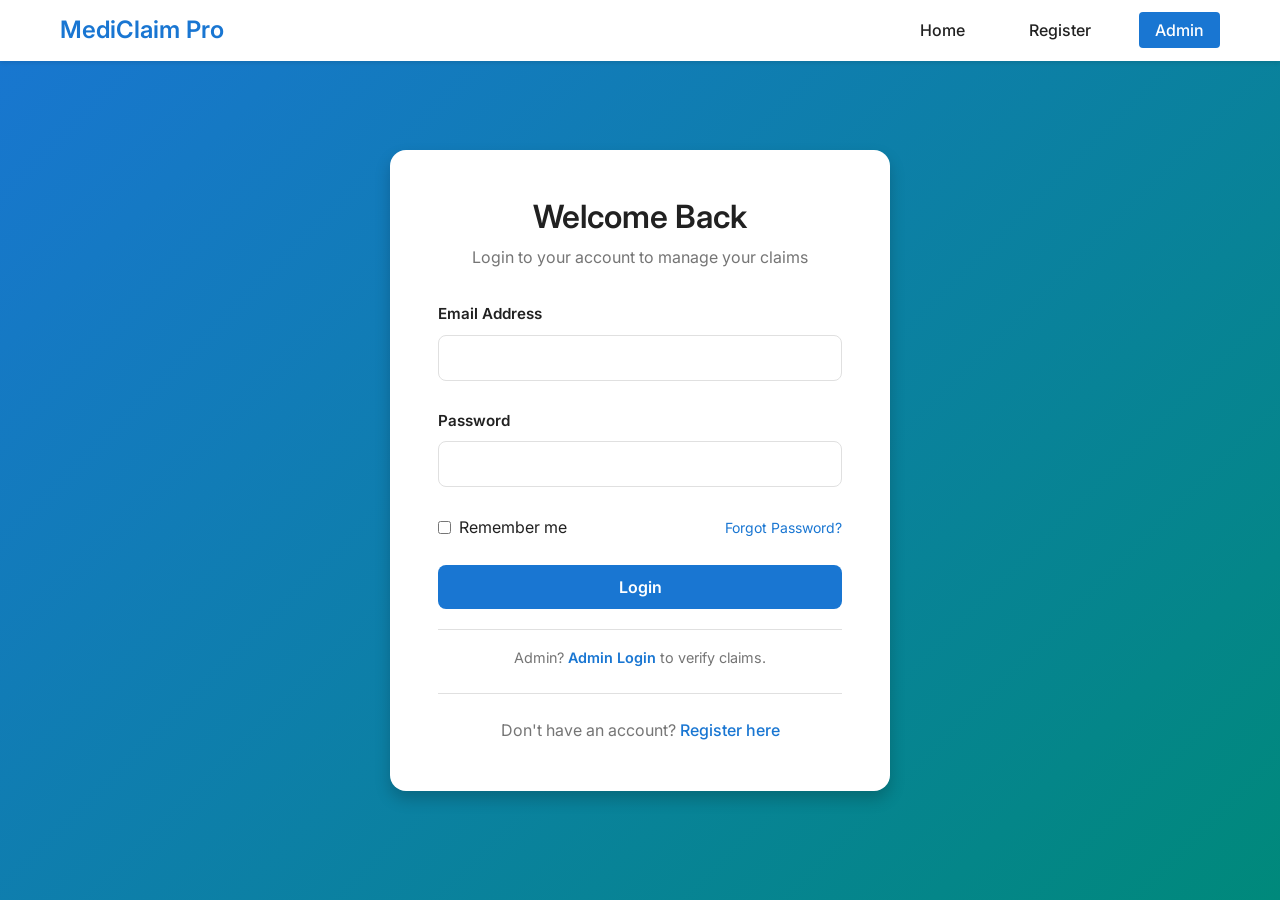
<file: frontend/login.html>
<!DOCTYPE html>
<html lang="en">
<head>
    <meta charset="UTF-8">
    <meta name="viewport" content="width=device-width, initial-scale=1.0">
    <title>Login - MediClaim Pro</title>
    <link rel="stylesheet" href="css/style.css">
    <link rel="preconnect" href="https://fonts.googleapis.com">
    <link rel="preconnect" href="https://fonts.gstatic.com" crossorigin>
    <link href="https://fonts.googleapis.com/css2?family=Inter:wght@300;400;500;600;700&display=swap" rel="stylesheet">
</head>
<body class="auth-page">
    <nav class="navbar">
        <div class="container">
            <div class="nav-wrapper">
                <div class="logo">
                    <h2><a href="index.html">MediClaim Pro</a></h2>
                </div>
                <ul class="nav-menu">
                    <li><a href="index.html">Home</a></li>
                    <li><a href="register.html">Register</a></li>
                    <li><a href="admin-login.html" class="nav-link-admin">Admin</a></li>
                </ul>
            </div>
        </div>
    </nav>

    <div class="auth-container">
        <div class="auth-card">
            <div class="auth-header">
                <h2>Welcome Back</h2>
                <p id="loginMessage">Login to your account to manage your claims</p>
                <p id="loginNextHint" class="login-next-hint" style="display: none;"></p>
            </div>

            <form id="loginForm" class="auth-form">
                <div class="form-group">
                    <label for="loginEmail">Email Address</label>
                    <input type="email" id="loginEmail" name="email" required>
                    <span class="error-message" id="emailError"></span>
                </div>

                <div class="form-group">
                    <label for="loginPassword">Password</label>
                    <input type="password" id="loginPassword" name="password" required>
                    <span class="error-message" id="passwordError"></span>
                </div>

                <div class="form-options">
                    <label class="checkbox-label">
                        <input type="checkbox" id="rememberMe">
                        <span>Remember me</span>
                    </label>
                    <a href="#" class="forgot-password-link">Forgot Password?</a>
                </div>

                <button type="submit" class="btn btn-primary btn-full">Login</button>

                <p class="admin-link-wrap">Admin? <a href="admin-login.html" class="admin-dashboard-link">Admin Login</a> to verify claims.</p>
            </form>

            <div class="auth-footer">
                <p>Don't have an account? <a href="register.html" id="registerLink">Register here</a></p>
            </div>
        </div>
    </div>

    <script src="js/api.js"></script>
    <script src="js/auth.js"></script>
</body>
</html>
</file>
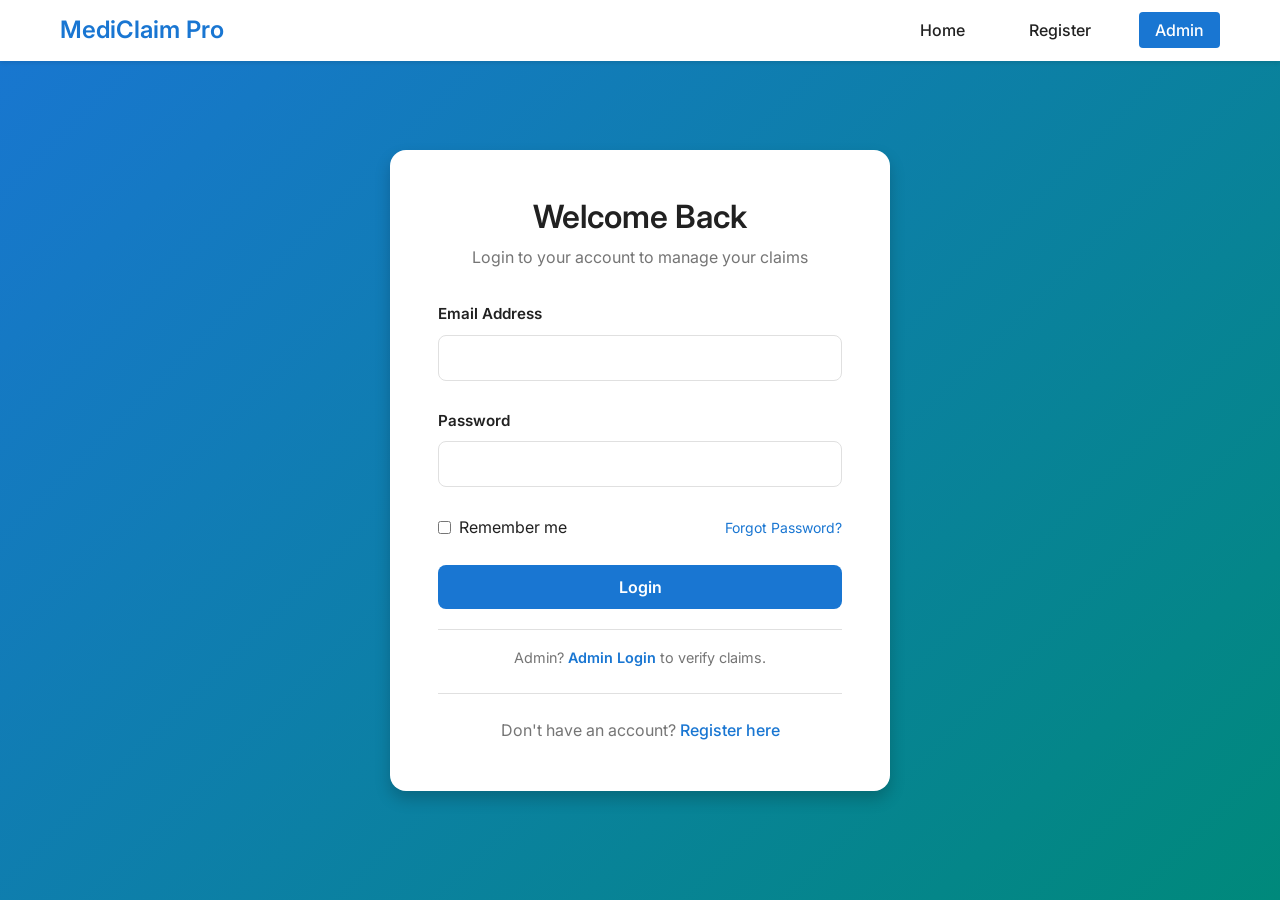
<file: frontend/profile-settings.html>
<!DOCTYPE html>
<html lang="en">
<head>
    <meta charset="UTF-8">
    <meta name="viewport" content="width=device-width, initial-scale=1.0">
    <title>Profile Settings - MediClaim Pro</title>
    <link rel="stylesheet" href="css/style.css">
    <link rel="preconnect" href="https://fonts.googleapis.com">
    <link rel="preconnect" href="https://fonts.gstatic.com" crossorigin>
    <link href="https://fonts.googleapis.com/css2?family=Inter:wght@300;400;500;600;700&display=swap" rel="stylesheet">
</head>
<body class="profile-settings-page">
    <!-- Sidebar Navigation -->
    <aside class="sidebar" id="sidebar">
        <div class="sidebar-header">
            <h2>MediClaim Pro</h2>
        </div>
        <nav class="sidebar-nav">
            <a href="dashboard.html" class="nav-item">
                <span class="nav-icon">📊</span>
                <span>Dashboard</span>
            </a>
            <a href="file-claim.html" class="nav-item">
                <span class="nav-icon">➕</span>
                <span>File New Claim</span>
            </a>
            <a href="claim-status.html" class="nav-item">
                <span class="nav-icon">📋</span>
                <span>Claim Status</span>
            </a>
            <a href="upload-documents.html" class="nav-item" id="uploadDocsBtn">
                <span class="nav-icon">📤</span>
                <span>Upload Documents</span>
            </a>
            <a href="profile-settings.html" class="nav-item active">
                <span class="nav-icon">👤</span>
                <span>Profile Settings</span>
            </a>
            <a href="contact-support.html" class="nav-item" id="contactSupportBtn">
                <span class="nav-icon">💬</span>
                <span>Contact Support</span>
            </a>
            <a href="#" id="logoutBtn" class="nav-item logout">
                <span class="nav-icon">🚪</span>
                <span>Logout</span>
            </a>
        </nav>
    </aside>

    <!-- Main Content -->
    <main class="main-content">
        <!-- Header -->
        <header class="header">
            <button class="sidebar-toggle" id="sidebarToggle">
                <span>☰</span>
            </button>
            <h1>Profile Settings</h1>
            <div class="header-right">
                <span id="userNameDisplay" class="user-display">User</span>
            </div>
        </header>

        <!-- Content Area -->
        <div class="content-wrapper">
            <!-- Profile Settings Container -->
            <div class="profile-settings-container">
                <!-- Success/Error Messages -->
                <div id="successMessage" class="alert alert-success" style="display: none;"></div>
                <div id="errorMessage" class="alert alert-danger" style="display: none;"></div>

                <!-- Profile Information Section -->
                <section class="profile-section">
                    <div class="section-header">
                        <h2>Personal Information</h2>
                        <button id="editProfileBtn" class="btn btn-primary">
                            ✏️ Edit Profile
                        </button>
                    </div>

                    <!-- View Mode (Read-only) -->
                    <div id="viewMode" class="profile-view">
                        <div class="info-group">
                            <label>Full Name</label>
                            <p id="displayName" class="info-value">-</p>
                        </div>
                        <div class="info-group">
                            <label>Email Address</label>
                            <p id="displayEmail" class="info-value">-</p>
                        </div>
                        <div class="info-group">
                            <label>Mobile Number</label>
                            <p id="displayMobile" class="info-value">-</p>
                        </div>
                        <div class="info-group">
                            <label>Policy Number</label>
                            <p id="displayPolicy" class="info-value">-</p>
                        </div>
                    </div>

                    <!-- Edit Mode (Form) -->
                    <form id="editProfileForm" class="profile-form" style="display: none;">
                        <div class="form-group">
                            <label for="editName">Full Name *</label>
                            <input type="text" id="editName" name="name" required>
                        </div>
                        <div class="form-group">
                            <label for="editEmail">Email Address *</label>
                            <input type="email" id="editEmail" name="email" required>
                        </div>
                        <div class="form-group">
                            <label for="editMobile">Mobile Number *</label>
                            <input type="tel" id="editMobile" name="mobile" required>
                        </div>
                        <div class="form-group">
                            <label for="editPolicy">Policy Number *</label>
                            <input type="text" id="editPolicy" name="policyNumber" required>
                        </div>

                        <div class="form-actions">
                            <button type="submit" class="btn btn-primary">💾 Save Changes</button>
                            <button type="button" id="cancelEditBtn" class="btn btn-secondary">✕ Cancel</button>
                        </div>
                    </form>
                </section>

                <!-- Change Password Section -->
                <section class="profile-section">
                    <div class="section-header">
                        <h2>Security Settings</h2>
                    </div>

                    <form id="changePasswordForm" class="profile-form">
                        <div class="form-group">
                            <label for="currentPassword">Current Password *</label>
                            <input type="password" id="currentPassword" name="currentPassword" required>
                        </div>
                        <div class="form-group">
                            <label for="newPassword">New Password *</label>
                            <input type="password" id="newPassword" name="newPassword" required>
                            <small>Password must be at least 6 characters</small>
                        </div>
                        <div class="form-group">
                            <label for="confirmNewPassword">Confirm New Password *</label>
                            <input type="password" id="confirmNewPassword" name="confirmNewPassword" required>
                        </div>

                        <div class="form-actions">
                            <button type="submit" class="btn btn-primary">🔐 Update Password</button>
                        </div>
                    </form>
                </section>

                <!-- Account Actions Section -->
                <section class="profile-section">
                    <div class="section-header">
                        <h2>Account Actions</h2>
                    </div>

                    <div class="account-actions">
                        <div class="action-item">
                            <h3>Delete Account</h3>
                            <p>Permanently delete your account and all associated data. This action cannot be undone.</p>
                            <button id="deleteAccountBtn" class="btn btn-danger">🗑️ Delete Account</button>
                        </div>
                    </div>
                </section>
            </div>
        </div>
    </main>

    <!-- Loading Spinner -->
    <div id="loadingSpinner" class="loading-spinner" style="display: none;">
        <div class="spinner"></div>
        <p>Loading...</p>
    </div>

    <!-- Scripts -->
    <script src="js/api.js"></script>
    <script src="js/main.js"></script>
    <script src="js/profile-settings.js"></script>
</body>
</html>
</file>
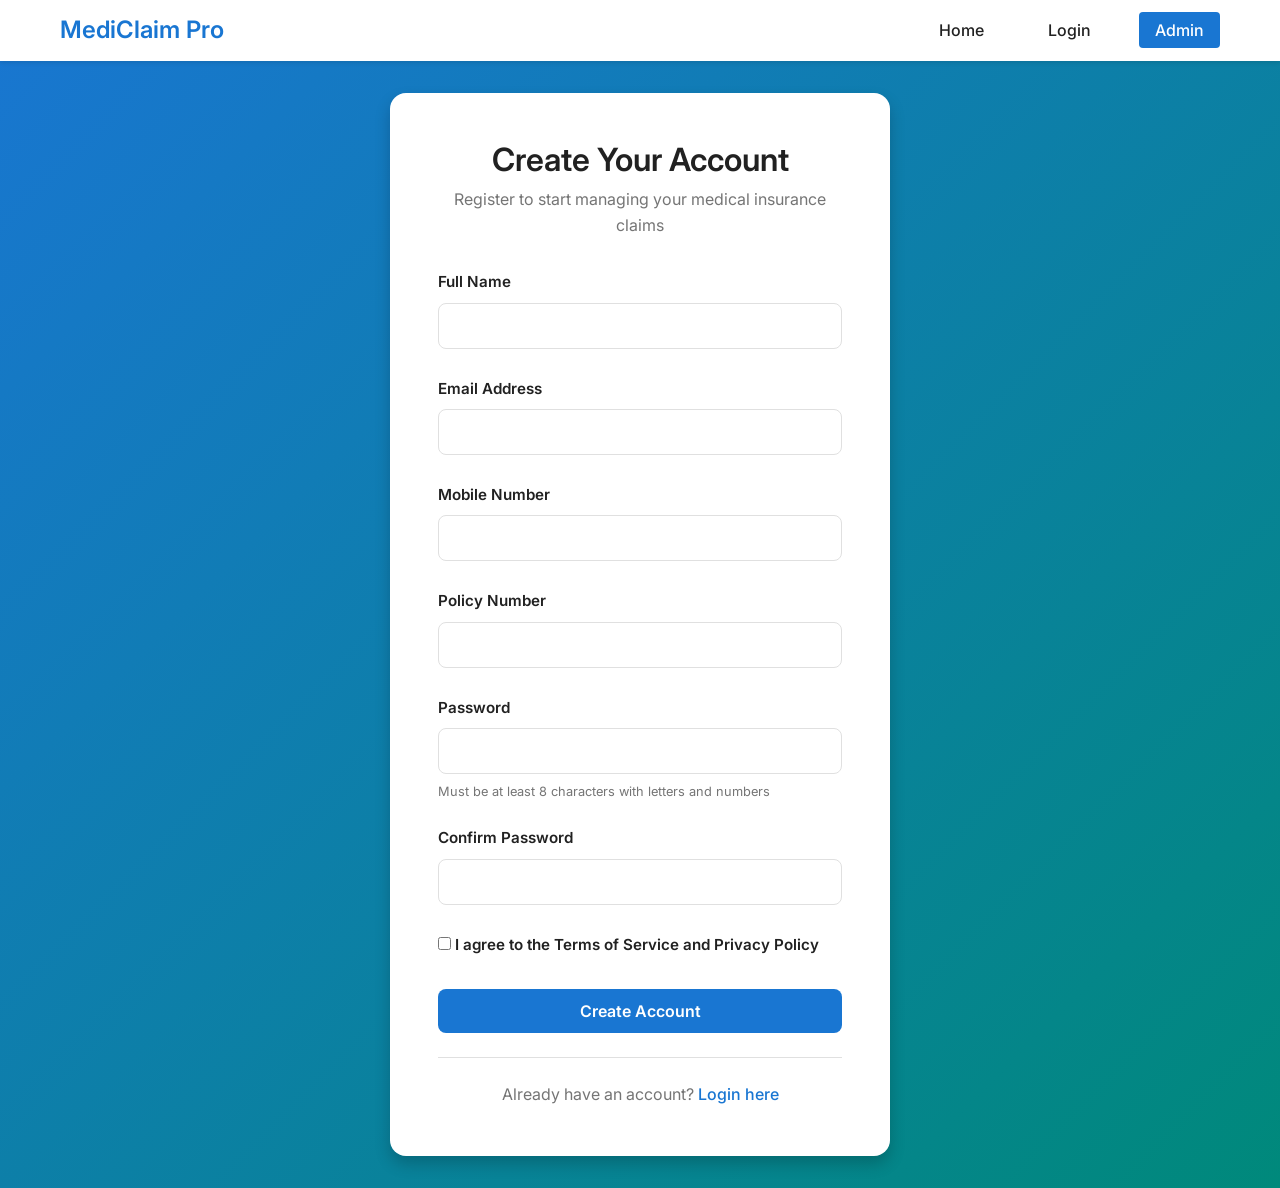
<file: frontend/register.html>
<!DOCTYPE html>
<html lang="en">
<head>
    <meta charset="UTF-8">
    <meta name="viewport" content="width=device-width, initial-scale=1.0">
    <title>Register - MediClaim Pro</title>
    <link rel="stylesheet" href="css/style.css">
    <link rel="preconnect" href="https://fonts.googleapis.com">
    <link rel="preconnect" href="https://fonts.gstatic.com" crossorigin>
    <link href="https://fonts.googleapis.com/css2?family=Inter:wght@300;400;500;600;700&display=swap" rel="stylesheet">
</head>
<body class="auth-page">
    <nav class="navbar">
        <div class="container">
            <div class="nav-wrapper">
                <div class="logo">
                    <h2><a href="index.html">MediClaim Pro</a></h2>
                </div>
                <ul class="nav-menu">
                    <li><a href="index.html">Home</a></li>
                    <li><a href="login.html">Login</a></li>
                    <li><a href="admin-login.html" class="nav-link-admin">Admin</a></li>
                </ul>
            </div>
        </div>
    </nav>

    <div class="auth-container">
        <div class="auth-card">
            <div class="auth-header">
                <h2>Create Your Account</h2>
                <p>Register to start managing your medical insurance claims</p>
            </div>

            <form id="registerForm" class="auth-form">
                <div class="form-group">
                    <label for="registerName">Full Name</label>
                    <input type="text" id="registerName" name="name" required>
                    <span class="error-message" id="nameError"></span>
                </div>

                <div class="form-group">
                    <label for="registerEmail">Email Address</label>
                    <input type="email" id="registerEmail" name="email" required>
                    <span class="error-message" id="emailError"></span>
                </div>

                <div class="form-group">
                    <label for="registerMobile">Mobile Number</label>
                    <input type="tel" id="registerMobile" name="mobile" pattern="[0-9]{10}" required>
                    <span class="error-message" id="mobileError"></span>
                </div>

                <div class="form-group">
                    <label for="registerPolicy">Policy Number</label>
                    <input type="text" id="registerPolicy" name="policyNumber" required>
                    <span class="error-message" id="policyError"></span>
                </div>

                <div class="form-group">
                    <label for="registerPassword">Password</label>
                    <input type="password" id="registerPassword" name="password" required>
                    <span class="error-message" id="passwordError"></span>
                    <small class="form-hint">Must be at least 8 characters with letters and numbers</small>
                </div>

                <div class="form-group">
                    <label for="registerConfirmPassword">Confirm Password</label>
                    <input type="password" id="registerConfirmPassword" name="confirmPassword" required>
                    <span class="error-message" id="confirmPasswordError"></span>
                </div>

                <div class="form-group">
                    <label class="checkbox-label">
                        <input type="checkbox" id="termsCheck" required>
                        <span>I agree to the <a href="#">Terms of Service</a> and <a href="#">Privacy Policy</a></span>
                    </label>
                </div>

                <button type="submit" class="btn btn-primary btn-full">Create Account</button>
            </form>

            <div class="auth-footer">
                <p>Already have an account? <a href="login.html">Login here</a></p>
            </div>
        </div>
    </div>

    <script src="js/api.js"></script>
    <script src="js/auth.js"></script>
</body>
</html>
</file>
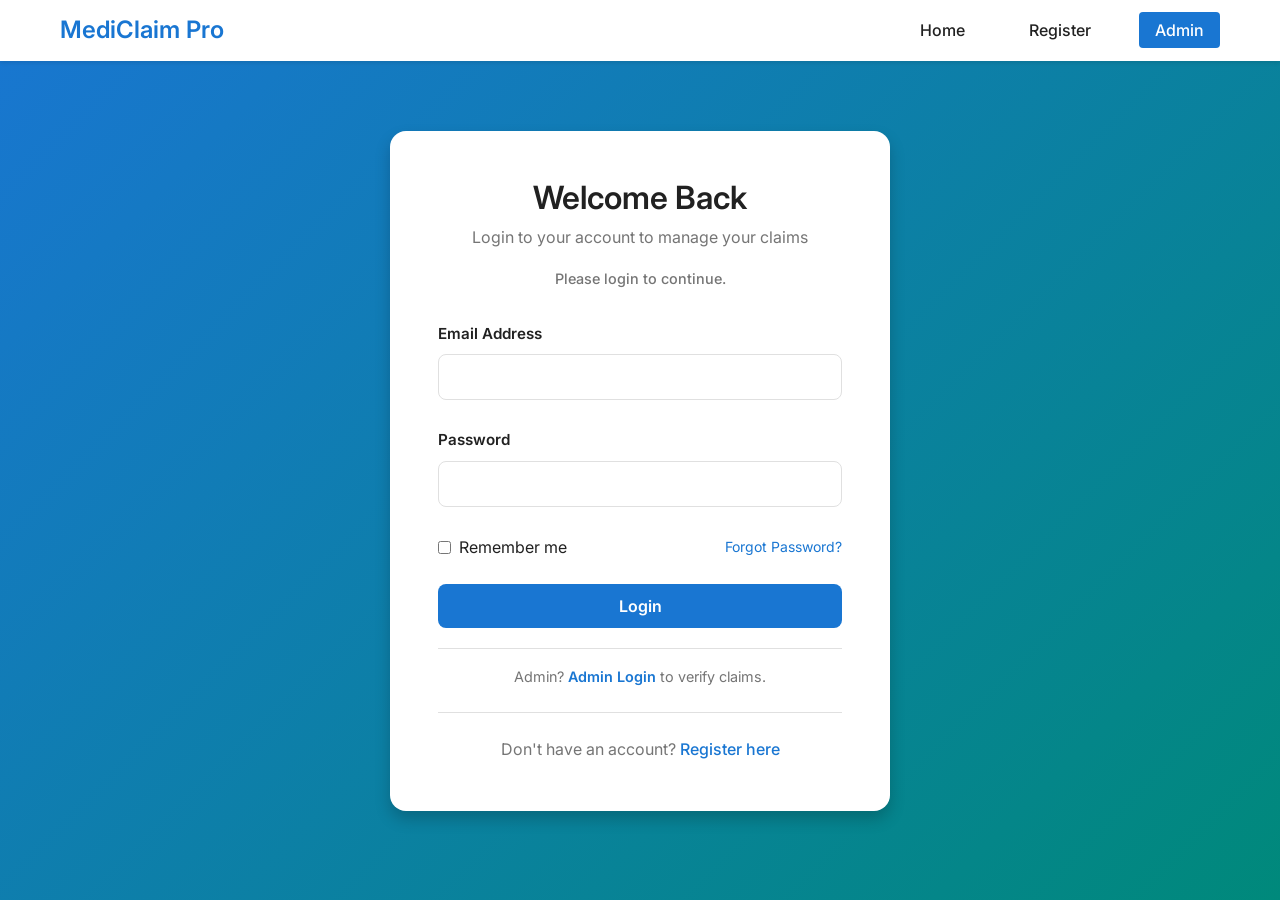
<file: frontend/upload-documents.html>
<!DOCTYPE html>
<html lang="en">
<head>
    <meta charset="UTF-8">
    <meta name="viewport" content="width=device-width, initial-scale=1.0">
    <title>Upload Documents - MediClaim Pro</title>
    <link rel="stylesheet" href="css/style.css">
    <link rel="preconnect" href="https://fonts.googleapis.com">
    <link rel="preconnect" href="https://fonts.gstatic.com" crossorigin>
    <link href="https://fonts.googleapis.com/css2?family=Inter:wght@300;400;500;600;700&display=swap" rel="stylesheet">
</head>
<body class="dashboard-page">
    <script>
        if (!localStorage.getItem('isLoggedIn')) {
            window.location.replace('login.html?next=' + encodeURIComponent('upload-documents.html'));
        }
    </script>
    <!-- Sidebar Navigation -->
    <aside class="sidebar" id="sidebar">
        <div class="sidebar-header">
            <h2>MediClaim Pro</h2>
        </div>
        <nav class="sidebar-nav">
            <a href="dashboard.html" class="nav-item">
                <span class="nav-icon">📊</span>
                <span>Dashboard</span>
            </a>
            <a href="file-claim.html" class="nav-item">
                <span class="nav-icon">➕</span>
                <span>File New Claim</span>
            </a>
            <a href="claim-status.html" class="nav-item">
                <span class="nav-icon">📋</span>
                <span>Claim Status</span>
            </a>
            <a href="upload-documents.html" class="nav-item active" id="uploadDocsBtn">
                <span class="nav-icon">📤</span>
                <span>Upload Documents</span>
            </a>
            <a href="profile-settings.html" class="nav-item">
                <span class="nav-icon">👤</span>
                <span>Profile Settings</span>
            </a>
            <a href="contact-support.html" class="nav-item">
                <span class="nav-icon">💬</span>
                <span>Contact Support</span>
            </a>
            <a href="#" class="nav-item logout" id="logoutBtn">
                <span class="nav-icon">🚪</span>
                <span>Logout</span>
            </a>
        </nav>
    </aside>

    <!-- Main Content -->
    <main class="main-content">
        <header class="topbar">
            <button class="sidebar-toggle" id="sidebarToggle">
                <span></span>
                <span></span>
                <span></span>
            </button>
            <div class="topbar-right">
                <div class="user-profile">
                    <span id="topbarUserName">User</span>
                    <div class="user-avatar" id="topbarUserAvatar">U</div>
                </div>
            </div>
        </header>

        <div class="dashboard-container">
            <div class="page-header">
                <h1>Upload Documents</h1>
                <p>Upload supporting documents for your insurance claims</p>
            </div>

            <!-- Upload Documents Section -->
            <div class="dashboard-card">
                <div class="upload-section">
                    <h2>Upload Claim Documents</h2>
                    
                    <form id="uploadForm" class="upload-form">
                        <div class="form-group">
                            <label for="claimSelect">Select Claim *</label>
                            <select id="claimSelect" name="claimId" required>
                                <option value="">Choose a claim...</option>
                            </select>
                        </div>

                        <div class="form-group">
                            <label for="documentType">Document Type *</label>
                            <select id="documentType" name="documentType" required>
                                <option value="">Select document type</option>
                                <option value="prescription">Prescription</option>
                                <option value="medical_report">Medical Report</option>
                                <option value="bill">Hospital Bill</option>
                                <option value="receipt">Receipt</option>
                                <option value="lab_test">Lab Test Report</option>
                                <option value="id_proof">ID Proof</option>
                                <option value="other">Other</option>
                            </select>
                        </div>

                        <div class="form-group">
                            <label for="documentDescription">Description</label>
                            <textarea id="documentDescription" name="description" rows="3" placeholder="Add any notes about this document..." class="form-control"></textarea>
                        </div>

                        <div class="form-group">
                            <label for="documentFile">Document File *</label>
                            <div class="file-upload-area" id="fileUploadArea">
                                <input type="file" id="documentFile" name="file" accept=".pdf,.jpg,.jpeg,.png,.doc,.docx,.txt" required style="display:none;">
                                <div class="upload-icon">📄</div>
                                <div class="upload-text">
                                    <p><strong>Click to upload</strong> or drag and drop</p>
                                    <small>PDF, JPG, PNG, DOC, DOCX (Max 10MB)</small>
                                </div>
                                <div class="file-name" id="fileName" style="display:none;"></div>
                            </div>
                        </div>

                        <div class="form-actions">
                            <button type="submit" class="btn btn-primary">
                                <span>📤 Upload Document</span>
                            </button>
                            <button type="button" id="clearFormBtn" class="btn btn-secondary">Clear</button>
                        </div>
                    </form>
                </div>
            </div>

            <!-- Uploaded Documents List -->
            <div class="dashboard-card">
                <h2>Your Uploaded Documents</h2>
                <div id="uploadedDocumentsList" class="documents-list">
                    <p class="no-documents">No documents uploaded yet</p>
                </div>
            </div>
        </div>
    </main>

    <!-- Loading Spinner -->
    <div id="loadingSpinner" class="loading-spinner" style="display: none;">
        <div class="spinner-content">
            <div class="spinner"></div>
            <p>Processing...</p>
        </div>
    </div>

    <script src="js/main.js"></script>
    <script src="js/api.js"></script>
    <script src="js/upload-documents.js"></script>
</body>
</html>
</file>
<file: frontend/css/style.css>
/* ============================================
   Global Styles & Reset
   ============================================ */

:root {
    --primary-color: #1976d2;
    --primary-dark: #1565c0;
    --primary-light: #42a5f5;
    --secondary-color: #00897b;
    --secondary-dark: #00695c;
    --secondary-light: #4db6ac;
    --white: #ffffff;
    --light-gray: #f5f5f5;
    --gray: #9e9e9e;
    --dark-gray: #424242;
    --text-primary: #212121;
    --text-secondary: #757575;
    --success: #4caf50;
    --warning: #ff9800;
    --error: #f44336;
    --border-color: #e0e0e0;
    --shadow-sm: 0 2px 4px rgba(0,0,0,0.1);
    --shadow-md: 0 4px 8px rgba(0,0,0,0.15);
    --shadow-lg: 0 8px 16px rgba(0,0,0,0.2);
    --transition: all 0.3s ease;
}

* {
    margin: 0;
    padding: 0;
    box-sizing: border-box;
}

body {
    font-family: 'Inter', -apple-system, BlinkMacSystemFont, 'Segoe UI', Roboto, 'Helvetica Neue', Arial, sans-serif;
    font-size: 16px;
    line-height: 1.6;
    color: var(--text-primary);
    background-color: var(--light-gray);
    -webkit-font-smoothing: antialiased;
    -moz-osx-font-smoothing: grayscale;
}

.container {
    max-width: 1200px;
    margin: 0 auto;
    padding: 0 20px;
}

a {
    text-decoration: none;
    color: inherit;
    transition: var(--transition);
}

img {
    max-width: 100%;
    height: auto;
}

/* ============================================
   Typography
   ============================================ */

h1, h2, h3, h4, h5, h6 {
    font-weight: 600;
    line-height: 1.2;
    margin-bottom: 1rem;
}

h1 { font-size: 2.5rem; }
h2 { font-size: 2rem; }
h3 { font-size: 1.5rem; }
h4 { font-size: 1.25rem; }

p {
    margin-bottom: 1rem;
}

/* ============================================
   Navigation Bar
   ============================================ */

.navbar {
    background-color: var(--white);
    box-shadow: var(--shadow-sm);
    position: sticky;
    top: 0;
    z-index: 1000;
    padding: 1rem 0;
}

.nav-wrapper {
    display: flex;
    justify-content: space-between;
    align-items: center;
}

.logo h2 {
    color: var(--primary-color);
    margin: 0;
    font-size: 1.5rem;
}

.nav-menu {
    display: flex;
    list-style: none;
    gap: 2rem;
    align-items: center;
}

.nav-menu a {
    color: var(--text-primary);
    font-weight: 500;
    padding: 0.5rem 1rem;
    border-radius: 4px;
    transition: var(--transition);
}

.nav-menu a:hover,
.nav-menu a.active {
    color: var(--primary-color);
    background-color: rgba(25, 118, 210, 0.1);
}

.nav-link-admin {
    background-color: var(--primary-color) !important;
    color: var(--white) !important;
    border-radius: 6px;
    font-weight: 600;
}

.nav-link-admin:hover {
    background-color: var(--secondary-color) !important;
    color: var(--white) !important;
    opacity: 0.95;
}

.nav-toggle {
    display: none;
    flex-direction: column;
    cursor: pointer;
    gap: 4px;
}

.nav-toggle span {
    width: 25px;
    height: 3px;
    background-color: var(--text-primary);
    transition: var(--transition);
}

/* ============================================
   Hero Section
   ============================================ */

.hero {
    background: linear-gradient(135deg, var(--primary-color) 0%, var(--secondary-color) 100%);
    color: var(--white);
    padding: 5rem 0;
    text-align: center;
}

.hero-content {
    max-width: 800px;
    margin: 0 auto;
}

.hero-title {
    font-size: 3rem;
    font-weight: 700;
    margin-bottom: 1.5rem;
    color: var(--white);
}

.hero-subtitle {
    font-size: 1.25rem;
    margin-bottom: 2rem;
    opacity: 0.95;
}

.hero-buttons {
    display: flex;
    gap: 1rem;
    justify-content: center;
    flex-wrap: wrap;
}

/* ============================================
   Buttons
   ============================================ */

.btn {
    display: inline-block;
    padding: 0.75rem 1.5rem;
    font-size: 1rem;
    font-weight: 500;
    text-align: center;
    border: none;
    border-radius: 8px;
    cursor: pointer;
    transition: var(--transition);
    text-decoration: none;
    font-family: inherit;
}

.btn-primary {
    background-color: var(--primary-color);
    color: var(--white);
}

.btn-primary:hover {
    background-color: var(--primary-dark);
    transform: translateY(-2px);
    box-shadow: var(--shadow-md);
}

.btn-secondary {
    background-color: var(--secondary-color);
    color: var(--white);
}

.btn-secondary:hover {
    background-color: var(--secondary-dark);
    transform: translateY(-2px);
    box-shadow: var(--shadow-md);
}

.btn-text {
    background-color: transparent;
    color: var(--primary-color);
    padding: 0.5rem 1rem;
}

.btn-text:hover {
    background-color: rgba(25, 118, 210, 0.1);
}

.btn-full {
    width: 100%;
}

.btn-sm {
    padding: 0.5rem 1rem;
    font-size: 0.875rem;
}

.btn-danger {
    background-color: var(--error);
    color: var(--white);
}

.btn-danger:hover {
    background-color: #d32f2f;
}

/* ============================================
   Services Section
   ============================================ */

.services {
    padding: 4rem 0;
    background-color: var(--white);
}

.section-title {
    text-align: center;
    margin-bottom: 3rem;
    color: var(--text-primary);
}

.services-grid {
    display: grid;
    grid-template-columns: repeat(auto-fit, minmax(300px, 1fr));
    gap: 2rem;
}

.service-card {
    background-color: var(--white);
    padding: 2rem;
    border-radius: 12px;
    box-shadow: var(--shadow-sm);
    text-align: center;
    transition: var(--transition);
    border: 1px solid var(--border-color);
}

.service-card:hover {
    transform: translateY(-5px);
    box-shadow: var(--shadow-md);
}

.service-icon {
    font-size: 3rem;
    margin-bottom: 1rem;
}

.service-card h3 {
    color: var(--primary-color);
    margin-bottom: 1rem;
}

.service-card p {
    color: var(--text-secondary);
}

/* ============================================
   About Section
   ============================================ */

.about {
    padding: 4rem 0;
    background-color: var(--light-gray);
}

.about-content {
    max-width: 900px;
    margin: 0 auto;
}

.about-text p {
    color: var(--text-secondary);
    margin-bottom: 1.5rem;
}

.about-features {
    list-style: none;
    display: grid;
    grid-template-columns: repeat(auto-fit, minmax(200px, 1fr));
    gap: 1rem;
    margin-top: 2rem;
}

.about-features li {
    padding: 1rem;
    background-color: var(--white);
    border-radius: 8px;
    color: var(--text-primary);
    font-weight: 500;
}

/* ============================================
   Testimonials Section
   ============================================ */

.testimonials {
    padding: 4rem 0;
    background-color: var(--white);
}

.testimonials-grid {
    display: grid;
    grid-template-columns: repeat(auto-fit, minmax(300px, 1fr));
    gap: 2rem;
}

.testimonial-card {
    background-color: var(--light-gray);
    padding: 2rem;
    border-radius: 12px;
    border-left: 4px solid var(--primary-color);
}

.testimonial-rating {
    color: #ffc107;
    font-size: 1.25rem;
    margin-bottom: 1rem;
}

.testimonial-text {
    color: var(--text-secondary);
    margin-bottom: 1.5rem;
    font-style: italic;
}

.testimonial-author strong {
    color: var(--text-primary);
    display: block;
    margin-bottom: 0.25rem;
}

.testimonial-author span {
    color: var(--text-secondary);
    font-size: 0.875rem;
}

/* ============================================
   Contact Section
   ============================================ */

.contact {
    padding: 4rem 0;
    background-color: var(--light-gray);
}

.contact-content {
    max-width: 1000px;
    margin: 0 auto;
}

.contact-info {
    display: grid;
    grid-template-columns: repeat(auto-fit, minmax(250px, 1fr));
    gap: 2rem;
}

.contact-item {
    background-color: var(--white);
    padding: 2rem;
    border-radius: 12px;
    box-shadow: var(--shadow-sm);
}

.contact-item h3 {
    color: var(--primary-color);
    margin-bottom: 1rem;
}

.contact-item p {
    color: var(--text-secondary);
    margin-bottom: 0.5rem;
}

/* ============================================
   Footer
   ============================================ */

.footer {
    background-color: var(--dark-gray);
    color: var(--white);
    padding: 3rem 0 1rem;
}

.footer-content {
    display: grid;
    grid-template-columns: repeat(auto-fit, minmax(200px, 1fr));
    gap: 2rem;
    margin-bottom: 2rem;
}

.footer-section h3,
.footer-section h4 {
    color: var(--white);
    margin-bottom: 1rem;
}

.footer-section ul {
    list-style: none;
}

.footer-section ul li {
    margin-bottom: 0.5rem;
}

.footer-section a {
    color: rgba(255, 255, 255, 0.7);
    transition: var(--transition);
}

.footer-section a:hover {
    color: var(--white);
}

.footer-bottom {
    text-align: center;
    padding-top: 2rem;
    border-top: 1px solid rgba(255, 255, 255, 0.1);
    color: rgba(255, 255, 255, 0.7);
}

/* ============================================
   Authentication Pages
   ============================================ */

.auth-page {
    background: linear-gradient(135deg, var(--primary-color) 0%, var(--secondary-color) 100%);
    min-height: 100vh;
}

.auth-container {
    display: flex;
    justify-content: center;
    align-items: center;
    min-height: calc(100vh - 80px);
    padding: 2rem;
}

.auth-card {
    background-color: var(--white);
    border-radius: 16px;
    box-shadow: var(--shadow-lg);
    padding: 3rem;
    width: 100%;
    max-width: 500px;
}

.auth-header {
    text-align: center;
    margin-bottom: 2rem;
}

.auth-header h2 {
    color: var(--text-primary);
    margin-bottom: 0.5rem;
}

.auth-header p {
    color: var(--text-secondary);
}

.auth-form {
    margin-bottom: 1.5rem;
}

.form-group {
    margin-bottom: 1.5rem;
}

.form-group label {
    display: block;
    margin-bottom: 0.5rem;
    color: var(--text-primary);
    font-weight: 500;
}

.form-group input,
.form-group select,
.form-group textarea {
    width: 100%;
    padding: 0.75rem;
    border: 1px solid var(--border-color);
    border-radius: 8px;
    font-size: 1rem;
    font-family: inherit;
    transition: var(--transition);
}

.form-group input:focus,
.form-group select:focus,
.form-group textarea:focus {
    outline: none;
    border-color: var(--primary-color);
    box-shadow: 0 0 0 3px rgba(25, 118, 210, 0.1);
}

.form-group input[readonly] {
    background-color: var(--light-gray);
    cursor: not-allowed;
}

.form-group textarea {
    resize: vertical;
    min-height: 100px;
}

.error-message {
    display: block;
    color: var(--error);
    font-size: 0.875rem;
    margin-top: 0.25rem;
}

.form-hint {
    display: block;
    color: var(--text-secondary);
    font-size: 0.875rem;
    margin-top: 0.25rem;
}

.form-options {
    display: flex;
    justify-content: space-between;
    align-items: center;
    margin-bottom: 1.5rem;
}

.checkbox-label {
    display: flex;
    align-items: center;
    gap: 0.5rem;
    cursor: pointer;
}

.checkbox-label input[type="checkbox"] {
    width: auto;
}

.forgot-password-link {
    color: var(--primary-color);
    font-size: 0.875rem;
}

.auth-footer {
    text-align: center;
    padding-top: 1.5rem;
    border-top: 1px solid var(--border-color);
}

.auth-footer p {
    color: var(--text-secondary);
    margin: 0;
}

.auth-footer a {
    color: var(--primary-color);
    font-weight: 500;
}

.admin-link-wrap {
    text-align: center;
    margin-top: 1.25rem;
    padding-top: 1rem;
    border-top: 1px solid var(--border-color);
    font-size: 0.9rem;
    color: var(--text-secondary);
}

.admin-dashboard-link {
    color: var(--primary-color);
    font-weight: 600;
    text-decoration: none;
}

.admin-dashboard-link:hover {
    text-decoration: underline;
}

.login-next-hint {
    margin-top: 0.5rem;
    font-size: 0.9rem;
    color: var(--primary-color);
    font-weight: 500;
}

/* ============================================
   Dashboard Layout
   ============================================ */

.dashboard-page {
    background-color: var(--light-gray);
}

.sidebar {
    position: fixed;
    left: 0;
    top: 0;
    height: 100vh;
    width: 260px;
    background-color: var(--white);
    box-shadow: var(--shadow-md);
    z-index: 100;
    overflow-y: auto;
    transition: var(--transition);
}

.sidebar-header {
    padding: 1.5rem;
    border-bottom: 1px solid var(--border-color);
}

.sidebar-header h2 {
    color: var(--primary-color);
    font-size: 1.25rem;
    margin: 0;
}

.admin-badge {
    display: inline-block;
    background-color: var(--warning);
    color: var(--white);
    padding: 0.25rem 0.5rem;
    border-radius: 4px;
    font-size: 0.75rem;
    margin-top: 0.5rem;
}

.sidebar-nav {
    padding: 1rem 0;
}

.nav-item {
    display: flex;
    align-items: center;
    gap: 0.75rem;
    padding: 1rem 1.5rem;
    color: var(--text-primary);
    transition: var(--transition);
    border-left: 3px solid transparent;
}

.nav-item:hover {
    background-color: var(--light-gray);
    border-left-color: var(--primary-color);
}

.nav-item.active {
    background-color: rgba(25, 118, 210, 0.1);
    color: var(--primary-color);
    border-left-color: var(--primary-color);
    font-weight: 500;
}

.nav-item.logout {
    color: var(--error);
    margin-top: 2rem;
    border-top: 1px solid var(--border-color);
    padding-top: 1.5rem;
}

.nav-icon {
    font-size: 1.25rem;
}

.main-content {
    margin-left: 260px;
    min-height: 100vh;
    transition: var(--transition);
}

.topbar {
    background-color: var(--white);
    padding: 1rem 2rem;
    box-shadow: var(--shadow-sm);
    display: flex;
    justify-content: space-between;
    align-items: center;
    position: sticky;
    top: 0;
    z-index: 99;
}

.sidebar-toggle {
    display: none;
    flex-direction: column;
    gap: 4px;
    background: none;
    border: none;
    cursor: pointer;
    padding: 0.5rem;
}

.sidebar-toggle span {
    width: 24px;
    height: 3px;
    background-color: var(--text-primary);
    transition: var(--transition);
}

.topbar-right {
    display: flex;
    align-items: center;
    gap: 1rem;
}

.user-profile {
    display: flex;
    align-items: center;
    gap: 0.75rem;
}

.user-avatar {
    width: 40px;
    height: 40px;
    border-radius: 50%;
    background: linear-gradient(135deg, var(--primary-color), var(--secondary-color));
    color: var(--white);
    display: flex;
    align-items: center;
    justify-content: center;
    font-weight: 600;
    font-size: 0.875rem;
}

.dashboard-container {
    padding: 2rem;
}

.page-header {
    margin-bottom: 2rem;
}

.page-header h1 {
    color: var(--text-primary);
    margin-bottom: 0.5rem;
}

.page-header p {
    color: var(--text-secondary);
}

/* ============================================
   Dashboard Cards
   ============================================ */

.dashboard-card {
    background-color: var(--white);
    border-radius: 12px;
    box-shadow: var(--shadow-sm);
    padding: 2rem;
    margin-bottom: 2rem;
}

.card-header {
    display: flex;
    justify-content: space-between;
    align-items: center;
    margin-bottom: 1.5rem;
}

.card-header h2 {
    margin: 0;
    color: var(--text-primary);
}

.policy-card h2 {
    margin-bottom: 1.5rem;
}

.policy-info-grid {
    display: grid;
    grid-template-columns: repeat(auto-fit, minmax(250px, 1fr));
    gap: 1.5rem;
}

.info-item label {
    display: block;
    color: var(--text-secondary);
    font-size: 0.875rem;
    margin-bottom: 0.5rem;
}

.info-item p {
    color: var(--text-primary);
    font-size: 1rem;
    margin: 0;
    font-weight: 500;
}

/* ============================================
   Summary Cards
   ============================================ */

.summary-cards {
    display: grid;
    grid-template-columns: repeat(auto-fit, minmax(250px, 1fr));
    gap: 1.5rem;
    margin-bottom: 2rem;
}

.summary-card {
    background-color: var(--white);
    border-radius: 12px;
    box-shadow: var(--shadow-sm);
    padding: 1.5rem;
    display: flex;
    align-items: center;
    gap: 1rem;
    transition: var(--transition);
}

.summary-card:hover {
    transform: translateY(-3px);
    box-shadow: var(--shadow-md);
}

.summary-icon {
    width: 60px;
    height: 60px;
    border-radius: 12px;
    display: flex;
    align-items: center;
    justify-content: center;
    font-size: 1.5rem;
}

.summary-content h3 {
    font-size: 0.875rem;
    color: var(--text-secondary);
    margin-bottom: 0.5rem;
    font-weight: 500;
}

.summary-number {
    font-size: 2rem;
    font-weight: 700;
    color: var(--text-primary);
    margin: 0;
}

.summary-link {
    color: var(--primary-color);
    font-size: 0.875rem;
    font-weight: 500;
}

/* ============================================
   Tables
   ============================================ */

.table-responsive {
    overflow-x: auto;
}

.claims-table,
.admin-table {
    width: 100%;
    border-collapse: collapse;
}

.claims-table thead,
.admin-table thead {
    background-color: var(--light-gray);
}

.claims-table th,
.claims-table td,
.admin-table th,
.admin-table td {
    padding: 1rem;
    text-align: left;
    border-bottom: 1px solid var(--border-color);
}

.claims-table th,
.admin-table th {
    font-weight: 600;
    color: var(--text-primary);
}

.claims-table td,
.admin-table td {
    color: var(--text-secondary);
}

.claims-table tbody tr:hover,
.admin-table tbody tr:hover {
    background-color: var(--light-gray);
}

.admin-loading {
    text-align: center;
    padding: 2rem !important;
    color: var(--text-secondary);
}

.btn-link {
    color: var(--primary-color);
    font-weight: 500;
    cursor: pointer;
}

.btn-link:hover {
    text-decoration: underline;
}

/* ============================================
   Status Badges
   ============================================ */

.status-badge {
    display: inline-block;
    padding: 0.375rem 0.75rem;
    border-radius: 20px;
    font-size: 0.875rem;
    font-weight: 500;
}

.status-active {
    background-color: rgba(76, 175, 80, 0.1);
    color: var(--success);
}

.status-pending {
    background-color: rgba(255, 152, 0, 0.1);
    color: var(--warning);
}

.status-approved {
    background-color: rgba(76, 175, 80, 0.1);
    color: var(--success);
}

.status-processing {
    background-color: rgba(33, 150, 243, 0.1);
    color: var(--primary-color);
}

.status-rejected {
    background-color: rgba(244, 67, 54, 0.1);
    color: var(--error);
}

.status-settled {
    background-color: rgba(76, 175, 80, 0.1);
    color: var(--success);
}

/* ============================================
   Claim Filing Form
   ============================================ */

.progress-container {
    background-color: var(--white);
    border-radius: 12px;
    box-shadow: var(--shadow-sm);
    padding: 2rem;
    margin-bottom: 2rem;
}

.progress-bar {
    display: flex;
    align-items: center;
    justify-content: space-between;
    position: relative;
}

.progress-step {
    display: flex;
    flex-direction: column;
    align-items: center;
    gap: 0.5rem;
    flex: 1;
    position: relative;
}

.progress-step .step-number {
    width: 40px;
    height: 40px;
    border-radius: 50%;
    background-color: var(--light-gray);
    color: var(--text-secondary);
    display: flex;
    align-items: center;
    justify-content: center;
    font-weight: 600;
    transition: var(--transition);
}

.progress-step.active .step-number {
    background-color: var(--primary-color);
    color: var(--white);
}

.progress-step.completed .step-number {
    background-color: var(--success);
    color: var(--white);
}

.progress-step .step-label {
    font-size: 0.875rem;
    color: var(--text-secondary);
    text-align: center;
}

.progress-step.active .step-label {
    color: var(--primary-color);
    font-weight: 500;
}

.progress-line {
    flex: 1;
    height: 2px;
    background-color: var(--border-color);
    margin: 0 0.5rem;
    position: relative;
    top: -20px;
}

.progress-step.completed + .progress-line {
    background-color: var(--success);
}

.claim-form {
    margin-bottom: 2rem;
}

.form-step {
    display: none;
}

.form-step.active {
    display: block;
}

.form-grid {
    display: grid;
    grid-template-columns: repeat(auto-fit, minmax(300px, 1fr));
    gap: 1.5rem;
}

.form-group.full-width {
    grid-column: 1 / -1;
}

.form-actions {
    display: flex;
    justify-content: space-between;
    gap: 1rem;
    margin-top: 2rem;
    padding-top: 2rem;
    border-top: 1px solid var(--border-color);
}

.total-amount-display {
    background-color: var(--light-gray);
    padding: 1.5rem;
    border-radius: 8px;
    text-align: center;
}

.total-amount-display label {
    display: block;
    color: var(--text-secondary);
    margin-bottom: 0.5rem;
}

.total-amount-display h3 {
    color: var(--primary-color);
    font-size: 2rem;
    margin: 0;
}

/* ============================================
   File Upload
   ============================================ */

.document-upload-section {
    margin-top: 1.5rem;
}

.upload-group {
    margin-bottom: 2rem;
}

.upload-group label {
    display: block;
    margin-bottom: 0.75rem;
    color: var(--text-primary);
    font-weight: 500;
}

.file-upload-box {
    position: relative;
}

.file-upload-box input[type="file"] {
    position: absolute;
    width: 100%;
    height: 100%;
    opacity: 0;
    cursor: pointer;
    z-index: 2;
}

.upload-placeholder {
    border: 2px dashed var(--border-color);
    border-radius: 8px;
    padding: 2rem;
    text-align: center;
    transition: var(--transition);
    background-color: var(--light-gray);
}

.file-upload-box:hover .upload-placeholder {
    border-color: var(--primary-color);
    background-color: rgba(25, 118, 210, 0.05);
}

.upload-icon {
    font-size: 2rem;
    margin-bottom: 0.5rem;
    display: block;
}

.upload-placeholder p {
    color: var(--text-primary);
    margin-bottom: 0.25rem;
}

.upload-placeholder small {
    color: var(--text-secondary);
}

.file-name {
    margin-top: 0.5rem;
    color: var(--text-secondary);
    font-size: 0.875rem;
}

/* ============================================
   Success Screen
   ============================================ */

.success-screen {
    position: fixed;
    top: 0;
    left: 0;
    right: 0;
    bottom: 0;
    background-color: rgba(0, 0, 0, 0.7);
    display: flex;
    align-items: center;
    justify-content: center;
    z-index: 2000;
}

.success-content {
    background-color: var(--white);
    border-radius: 16px;
    padding: 3rem;
    max-width: 500px;
    text-align: center;
    box-shadow: var(--shadow-lg);
}

.success-icon {
    font-size: 4rem;
    margin-bottom: 1rem;
}

.success-content h2 {
    color: var(--success);
    margin-bottom: 1rem;
}

.success-content p {
    color: var(--text-secondary);
    margin-bottom: 2rem;
}

.claim-details {
    background-color: var(--light-gray);
    padding: 1.5rem;
    border-radius: 8px;
    margin-bottom: 2rem;
    text-align: left;
}

.claim-details p {
    margin-bottom: 0.5rem;
    color: var(--text-primary);
}

.success-actions {
    display: flex;
    gap: 1rem;
    justify-content: center;
}

/* ============================================
   Claim Status Page
   ============================================ */

.filter-section {
    display: flex;
    gap: 1rem;
    margin-bottom: 1.5rem;
}

.search-input,
.filter-select {
    padding: 0.75rem;
    border: 1px solid var(--border-color);
    border-radius: 8px;
    font-size: 1rem;
    font-family: inherit;
}

.search-input {
    flex: 1;
}

.filter-select {
    min-width: 150px;
}

.claims-status-list {
    display: flex;
    flex-direction: column;
    gap: 1.5rem;
}

.claims-loading,
.claims-empty {
    text-align: center;
    padding: 2rem;
    color: var(--text-secondary);
}

.claims-empty a {
    color: var(--primary);
    text-decoration: none;
}

.claims-empty a:hover {
    text-decoration: underline;
}

.claim-status-card {
    background-color: var(--white);
    border-radius: 12px;
    box-shadow: var(--shadow-sm);
    padding: 2rem;
    transition: var(--transition);
}

.claim-status-card:hover {
    box-shadow: var(--shadow-md);
}

.claim-header {
    display: flex;
    justify-content: space-between;
    align-items: flex-start;
    margin-bottom: 1.5rem;
    padding-bottom: 1rem;
    border-bottom: 1px solid var(--border-color);
}

.claim-header h3 {
    margin-bottom: 0.25rem;
    color: var(--text-primary);
}

.claim-date {
    color: var(--text-secondary);
    font-size: 0.875rem;
    margin: 0;
}

.claim-info-grid {
    display: grid;
    grid-template-columns: repeat(auto-fit, minmax(200px, 1fr));
    gap: 1.5rem;
    margin-bottom: 2rem;
}

.claim-info-grid .info-item p.amount {
    color: var(--primary-color);
    font-weight: 600;
    font-size: 1.125rem;
}

/* ============================================
   Timeline
   ============================================ */

.timeline-container {
    margin: 2rem 0;
}

.timeline {
    position: relative;
    padding-left: 2rem;
}

.timeline-step {
    display: flex;
    align-items: flex-start;
    gap: 1rem;
    margin-bottom: 2rem;
    position: relative;
}

.timeline-step:not(:last-child)::before {
    content: '';
    position: absolute;
    left: 15px;
    top: 40px;
    width: 2px;
    height: calc(100% + 0.5rem);
    background-color: var(--border-color);
}

.timeline-step.completed::before {
    background-color: var(--success);
}

.timeline-icon {
    width: 32px;
    height: 32px;
    border-radius: 50%;
    background-color: var(--light-gray);
    color: var(--text-secondary);
    display: flex;
    align-items: center;
    justify-content: center;
    font-weight: 600;
    flex-shrink: 0;
    position: relative;
    z-index: 1;
}

.timeline-step.completed .timeline-icon {
    background-color: var(--success);
    color: var(--white);
}

.timeline-step.active .timeline-icon {
    background-color: var(--primary-color);
    color: var(--white);
}

.timeline-content h4 {
    margin-bottom: 0.25rem;
    color: var(--text-primary);
    font-size: 1rem;
}

.timeline-content p {
    color: var(--text-secondary);
    font-size: 0.875rem;
    margin-bottom: 0.25rem;
}

.timeline-content small {
    color: var(--text-secondary);
    font-size: 0.75rem;
}

.claim-actions {
    display: flex;
    gap: 1rem;
    padding-top: 1rem;
    border-top: 1px solid var(--border-color);
}

/* ============================================
   Admin Dashboard
   ============================================ */

.admin-filters {
    display: flex;
    gap: 1rem;
}

.modal {
    position: fixed;
    top: 0;
    left: 0;
    right: 0;
    bottom: 0;
    background-color: rgba(0, 0, 0, 0.7);
    display: flex;
    align-items: center;
    justify-content: center;
    z-index: 2000;
    padding: 2rem;
}

.modal-content {
    background-color: var(--white);
    border-radius: 16px;
    box-shadow: var(--shadow-lg);
    max-width: 600px;
    width: 100%;
    max-height: 90vh;
    overflow-y: auto;
}

.modal-large {
    max-width: 900px;
}

.modal-header {
    display: flex;
    justify-content: space-between;
    align-items: center;
    padding: 2rem;
    border-bottom: 1px solid var(--border-color);
}

.modal-header h2 {
    margin: 0;
}

.modal-close {
    background: none;
    border: none;
    font-size: 2rem;
    color: var(--text-secondary);
    cursor: pointer;
    line-height: 1;
}

.modal-body {
    padding: 2rem;
}

.claim-review-section h3 {
    margin-bottom: 1rem;
    color: var(--text-primary);
}

.review-grid {
    display: grid;
    grid-template-columns: repeat(auto-fit, minmax(250px, 1fr));
    gap: 1.5rem;
    margin-bottom: 2rem;
}

.review-item {
    padding: 1rem;
    background-color: var(--light-gray);
    border-radius: 8px;
}

.review-item label {
    display: block;
    color: var(--text-secondary);
    font-size: 0.875rem;
    margin-bottom: 0.25rem;
}

.review-item p {
    color: var(--text-primary);
    margin: 0;
    font-weight: 500;
}

.remarks-input {
    width: 100%;
    padding: 1rem;
    border: 1px solid var(--border-color);
    border-radius: 8px;
    font-family: inherit;
    font-size: 1rem;
    margin-bottom: 1.5rem;
}

.modal-actions {
    display: flex;
    gap: 1rem;
    justify-content: flex-end;
    padding-top: 1.5rem;
    border-top: 1px solid var(--border-color);
}

/* ============================================
   Responsive Design
   ============================================ */

@media (max-width: 768px) {
    .nav-menu {
        position: fixed;
        left: -100%;
        top: 70px;
        flex-direction: column;
        background-color: var(--white);
        width: 100%;
        text-align: center;
        transition: var(--transition);
        box-shadow: var(--shadow-md);
        padding: 2rem 0;
        gap: 0;
    }

    .nav-menu.active {
        left: 0;
    }

    .nav-toggle {
        display: flex;
    }

    .hero-title {
        font-size: 2rem;
    }

    .hero-subtitle {
        font-size: 1rem;
    }

    .services-grid,
    .testimonials-grid {
        grid-template-columns: 1fr;
    }

    .summary-cards {
        grid-template-columns: 1fr;
    }

    .sidebar {
        transform: translateX(-100%);
    }

    .sidebar.active {
        transform: translateX(0);
    }

    .main-content {
        margin-left: 0;
    }

    .sidebar-toggle {
        display: flex;
    }

    .dashboard-container {
        padding: 1rem;
    }

    .policy-info-grid,
    .form-grid {
        grid-template-columns: 1fr;
    }

    .progress-bar {
        flex-direction: column;
        gap: 1rem;
    }

    .progress-line {
        display: none;
    }

    .progress-step {
        width: 100%;
        flex-direction: row;
        justify-content: flex-start;
    }

    .progress-step .step-label {
        text-align: left;
    }

    .timeline {
        padding-left: 1rem;
    }

    .claim-info-grid {
        grid-template-columns: 1fr;
    }

    .filter-section {
        flex-direction: column;
    }

    .admin-filters {
        flex-direction: column;
    }

    .table-responsive {
        overflow-x: scroll;
    }

    .modal-content {
        margin: 1rem;
        max-height: calc(100vh - 2rem);
    }

    .modal-actions {
        flex-direction: column;
    }
}

@media (max-width: 480px) {
    .hero {
        padding: 3rem 0;
    }

    .hero-title {
        font-size: 1.75rem;
    }

    .auth-card {
        padding: 2rem 1.5rem;
    }

    .dashboard-card {
        padding: 1.5rem;
    }

    .summary-card {
        flex-direction: column;
        text-align: center;
    }
}

/* ============================================
   Profile Settings Page
   ============================================ */

.profile-settings-page {
    display: flex;
    background-color: var(--light-gray);
}

.profile-settings-container {
    max-width: 900px;
    margin: 2rem 0;
    padding: 0 2rem;
}

.profile-section {
    background-color: var(--white);
    border-radius: 12px;
    padding: 2rem;
    margin-bottom: 2rem;
    box-shadow: var(--shadow-sm);
}

.section-header {
    display: flex;
    justify-content: space-between;
    align-items: center;
    margin-bottom: 2rem;
    padding-bottom: 1rem;
    border-bottom: 2px solid var(--border-color);
}

.section-header h2 {
    margin: 0;
    color: var(--text-primary);
    font-size: 1.5rem;
}

.section-header .btn {
    margin: 0;
}

/* Profile View (Read-only) */

.profile-view {
    display: grid;
    grid-template-columns: repeat(auto-fit, minmax(250px, 1fr));
    gap: 2rem;
}

.info-group {
    display: flex;
    flex-direction: column;
}

.info-group label {
    color: var(--text-secondary);
    font-size: 0.875rem;
    font-weight: 600;
    margin-bottom: 0.5rem;
    text-transform: uppercase;
    letter-spacing: 0.5px;
}

.info-group .info-value {
    color: var(--text-primary);
    font-size: 1.125rem;
    font-weight: 500;
    margin: 0;
    padding: 0.75rem 1rem;
    background-color: var(--light-gray);
    border-radius: 8px;
}

/* Profile Form */

.profile-form {
    display: grid;
    grid-template-columns: repeat(auto-fit, minmax(300px, 1fr));
    gap: 1.5rem;
}

.form-group {
    display: flex;
    flex-direction: column;
}

.form-group label {
    color: var(--text-primary);
    font-weight: 600;
    margin-bottom: 0.5rem;
    font-size: 0.95rem;
}

.form-group input,
.form-group select,
.form-group textarea {
    padding: 0.75rem 1rem;
    border: 1px solid var(--border-color);
    border-radius: 8px;
    font-size: 1rem;
    font-family: inherit;
    transition: var(--transition);
}

.form-group input:hover,
.form-group select:hover,
.form-group textarea:hover {
    border-color: var(--primary-light);
}

.form-group input:focus,
.form-group select:focus,
.form-group textarea:focus {
    outline: none;
    border-color: var(--primary-color);
    box-shadow: 0 0 0 3px rgba(25, 118, 210, 0.1);
}

.form-group small {
    color: var(--text-secondary);
    font-size: 0.8rem;
    margin-top: 0.25rem;
}

/* Form Actions */

.form-actions {
    grid-column: 1 / -1;
    display: flex;
    gap: 1rem;
    justify-content: flex-start;
    margin-top: 1rem;
    padding-top: 1rem;
    border-top: 1px solid var(--border-color);
}

.form-actions .btn {
    margin: 0;
}

/* Account Actions */

.account-actions {
    display: grid;
    gap: 2rem;
}

.action-item {
    padding: 1.5rem;
    border: 2px solid var(--border-color);
    border-radius: 8px;
    background-color: #fafafa;
}

.action-item h3 {
    color: var(--error);
    margin-bottom: 0.5rem;
}

.action-item p {
    color: var(--text-secondary);
    margin-bottom: 1rem;
}

/* Buttons */

.btn {
    display: inline-block;
    padding: 0.75rem 1.5rem;
    border: none;
    border-radius: 8px;
    font-size: 1rem;
    font-weight: 600;
    cursor: pointer;
    transition: var(--transition);
    text-align: center;
    white-space: nowrap;
}

.btn-primary {
    background-color: var(--primary-color);
    color: var(--white);
}

.btn-primary:hover {
    background-color: var(--primary-dark);
    transform: translateY(-2px);
    box-shadow: var(--shadow-md);
}

.btn-primary:active {
    transform: translateY(0);
}

.btn-secondary {
    background-color: var(--gray);
    color: var(--white);
}

.btn-secondary:hover {
    background-color: var(--dark-gray);
}

.btn-danger {
    background-color: var(--error);
    color: var(--white);
}

.btn-danger:hover {
    background-color: #d32f2f;
    transform: translateY(-2px);
    box-shadow: var(--shadow-md);
}

/* Alerts */

.alert {
    padding: 1rem 1.5rem;
    border-radius: 8px;
    margin-bottom: 1.5rem;
    display: flex;
    align-items: center;
    gap: 1rem;
    animation: slideIn 0.3s ease-out;
}

@keyframes slideIn {
    from {
        opacity: 0;
        transform: translateY(-10px);
    }
    to {
        opacity: 1;
        transform: translateY(0);
    }
}

.alert-success {
    background-color: #e8f5e9;
    color: #2e7d32;
    border-left: 4px solid var(--success);
}

.alert-danger {
    background-color: #ffebee;
    color: #c62828;
    border-left: 4px solid var(--error);
}

.alert-warning {
    background-color: #fff3e0;
    color: #e65100;
    border-left: 4px solid var(--warning);
}

/* Loading Spinner */

.loading-spinner {
    position: fixed;
    top: 0;
    left: 0;
    right: 0;
    bottom: 0;
    background-color: rgba(0, 0, 0, 0.5);
    display: none;
    justify-content: center;
    align-items: center;
    z-index: 9999;
    flex-direction: column;
    gap: 1rem;
}

.loading-spinner p {
    color: var(--white);
    font-weight: 600;
    margin: 0;
}

.spinner {
    width: 50px;
    height: 50px;
    border: 4px solid rgba(255, 255, 255, 0.3);
    border-top: 4px solid var(--white);
    border-radius: 50%;
    animation: spin 1s linear infinite;
}

@keyframes spin {
    to {
        transform: rotate(360deg);
    }
}

/* User Display */

.user-display {
    color: var(--text-secondary);
    font-weight: 500;
}

/* Responsive */

@media (max-width: 768px) {
    .profile-settings-container {
        padding: 0 1rem;
        margin: 1rem 0;
    }

    .profile-section {
        padding: 1.5rem;
    }

    .section-header {
        flex-direction: column;
        align-items: flex-start;
        gap: 1rem;
    }

    .section-header h2 {
        font-size: 1.25rem;
    }

    .profile-view {
        grid-template-columns: 1fr;
    }

    .profile-form {
        grid-template-columns: 1fr;
    }

    .form-actions {
        flex-direction: column;
    }

    .form-actions .btn {
        width: 100%;
    }

    .action-item .btn {
        width: 100%;
    }

    .support-options {
        grid-template-columns: 1fr;
    }
}

/* ============================================
   Contact Support Styles
   ============================================ */

.support-info {
    margin-top: 2rem;
    padding-top: 2rem;
    border-top: 2px solid var(--border-color);
}

.support-info h3 {
    margin-bottom: 1.5rem;
    color: var(--text-primary);
    font-size: 1.25rem;
}

.support-options {
    display: grid;
    grid-template-columns: repeat(auto-fit, minmax(200px, 1fr));
    gap: 1.5rem;
}

.support-option {
    padding: 1.5rem;
    border: 2px solid var(--border-color);
    border-radius: 8px;
    background-color: #f9f9f9;
    text-align: center;
    transition: var(--transition);
}

.support-option:hover {
    border-color: var(--primary-color);
    box-shadow: var(--shadow-md);
    transform: translateY(-2px);
}

.support-icon {
    font-size: 2.5rem;
    margin-bottom: 0.75rem;
    display: inline-block;
}

.support-option h4 {
    color: var(--text-primary);
    margin-bottom: 0.5rem;
    margin: 0.75rem 0 0.5rem 0;
}

.support-option p {
    color: var(--text-secondary);
    font-weight: 600;
    margin: 0.5rem 0;
}

.support-option small {
    color: var(--text-secondary);
    font-size: 0.8rem;
    display: block;
    margin-top: 0.5rem;
}

/* Contact Form Enhancements */

#contactSupportForm textarea {
    font-family: 'Inter', -apple-system, BlinkMacSystemFont, 'Segoe UI', Roboto, 'Helvetica Neue', Arial, sans-serif;
    padding: 0.75rem 1rem;
    border: 1px solid var(--border-color);
    border-radius: 8px;
    font-size: 1rem;
    transition: var(--transition);
    resize: vertical;
}

#contactSupportForm textarea:focus {
    outline: none;
    border-color: var(--primary-color);
    box-shadow: 0 0 0 3px rgba(25, 118, 210, 0.1);
}

#contactSupportForm select {
    padding: 0.75rem 1rem;
    border: 1px solid var(--border-color);
    border-radius: 8px;
    font-size: 1rem;
    font-family: inherit;
    transition: var(--transition);
    cursor: pointer;
    background-color: var(--white);
}

#contactSupportForm select:focus {
    outline: none;
    border-color: var(--primary-color);
    box-shadow: 0 0 0 3px rgba(25, 118, 210, 0.1);
}

#supportAttachment {
    padding: 0.5rem;
    border: 2px dashed var(--border-color);
    border-radius: 8px;
    cursor: pointer;
    transition: var(--transition);
}

#supportAttachment:hover {
    border-color: var(--primary-color);
    background-color: #fafafa;
}

#supportAttachment:focus {
    outline: none;
    border-color: var(--primary-color);
}

/* ============================================
   Upload Documents Page Styles
   ============================================ */

.upload-section {
    margin-bottom: 2rem;
}

.upload-section h2 {
    color: var(--text-primary);
    margin-bottom: 1.5rem;
    font-size: 1.5rem;
}

.upload-form {
    display: grid;
    grid-template-columns: repeat(auto-fit, minmax(280px, 1fr));
    gap: 1.5rem;
    margin-bottom: 2rem;
}

.file-upload-area {
    grid-column: 1 / -1;
    border: 3px dashed var(--border-color);
    border-radius: 12px;
    padding: 3rem 2rem;
    text-align: center;
    cursor: pointer;
    transition: var(--transition);
    background-color: #f9f9f9;
}

.file-upload-area:hover {
    border-color: var(--primary-color);
    background-color: rgba(25, 118, 210, 0.03);
}

.file-upload-area.dragover {
    border-color: var(--primary-color);
    background-color: rgba(25, 118, 210, 0.1);
}

.upload-icon {
    font-size: 3rem;
    margin-bottom: 1rem;
    display: block;
}

.upload-text {
    margin: 0;
}

.upload-text p {
    color: var(--text-primary);
    font-weight: 600;
    margin-bottom: 0.25rem;
}

.upload-text small {
    color: var(--text-secondary);
    display: block;
}

.file-name {
    color: var(--success);
    font-weight: 500;
    word-break: break-word;
}

.documents-list {
    min-height: 100px;
}

.no-documents {
    text-align: center;
    color: var(--text-secondary);
    padding: 2rem;
    font-size: 1rem;
}

.documents-grid {
    display: grid;
    grid-template-columns: repeat(auto-fill, minmax(200px, 1fr));
    gap: 1.5rem;
}

.document-item {
    background-color: #f9f9f9;
    border: 1px solid var(--border-color);
    border-radius: 12px;
    padding: 1.5rem;
    text-align: center;
    transition: var(--transition);
}

.document-item:hover {
    box-shadow: var(--shadow-md);
    transform: translateY(-3px);
}

.document-icon {
    font-size: 2rem;
    margin-bottom: 0.75rem;
    display: block;
}

.document-item h4 {
    color: var(--text-primary);
    margin-bottom: 0.5rem;
    font-size: 1rem;
}

.document-name {
    color: var(--primary-color);
    font-weight: 600;
    word-break: break-word;
    margin-bottom: 0.5rem;
    font-size: 0.9rem;
}

.document-claim {
    color: var(--text-secondary);
    font-size: 0.85rem;
    margin-bottom: 0.5rem;
}

.document-date {
    color: var(--text-secondary);
    font-size: 0.8rem;
    margin-bottom: 0.5rem;
}

.document-status {
    display: inline-block;
    background-color: var(--light-gray);
    color: var(--text-primary);
    padding: 0.25rem 0.75rem;
    border-radius: 20px;
    font-size: 0.75rem;
    font-weight: 600;
    margin-bottom: 0.5rem;
}

.document-description {
    color: var(--text-secondary);
    font-size: 0.8rem;
    margin-top: 0.5rem;
    font-style: italic;
}

/* Notification Styles */

.notification {
    position: fixed;
    top: 20px;
    right: 20px;
    background-color: var(--primary-color);
    color: var(--white);
    padding: 1rem 1.5rem;
    border-radius: 8px;
    box-shadow: var(--shadow-lg);
    max-width: 400px;
    z-index: 3000;
    animation: slideInRight 0.3s ease-out;
    opacity: 0;
}

.notification.show {
    opacity: 1;
}

.notification.success {
    background-color: var(--success);
}

.notification.error {
    background-color: var(--error);
}

.notification.info {
    background-color: var(--primary-color);
}

.notification.warning {
    background-color: var(--warning);
}

@keyframes slideInRight {
    from {
        transform: translateX(100%);
        opacity: 0;
    }
    to {
        transform: translateX(0);
        opacity: 1;
    }
}

@media (max-width: 768px) {
    .upload-form {
        grid-template-columns: 1fr;
    }

    .documents-grid {
        grid-template-columns: 1fr;
    }

    .file-upload-area {
        padding: 2rem 1rem;
    }

    .notification {
        left: 10px;
        right: 10px;
        max-width: none;
    }
}
</file>
